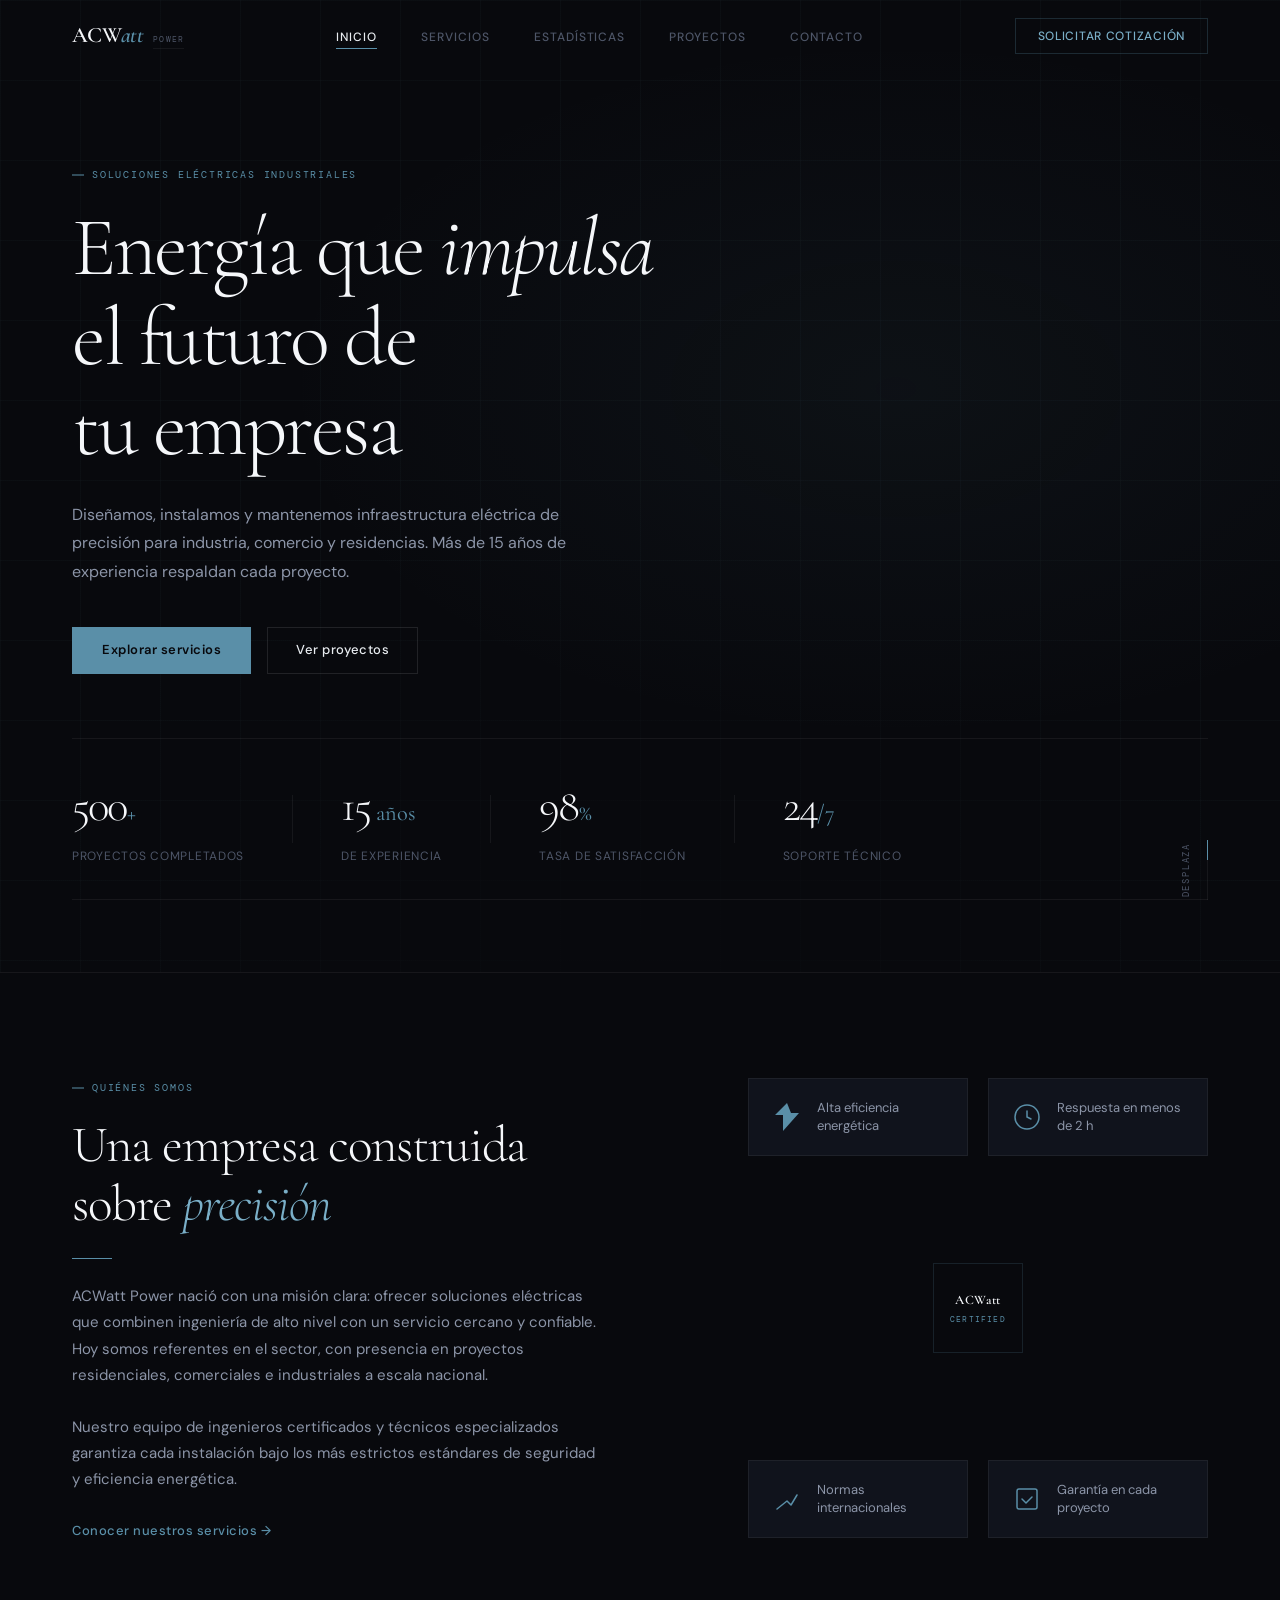
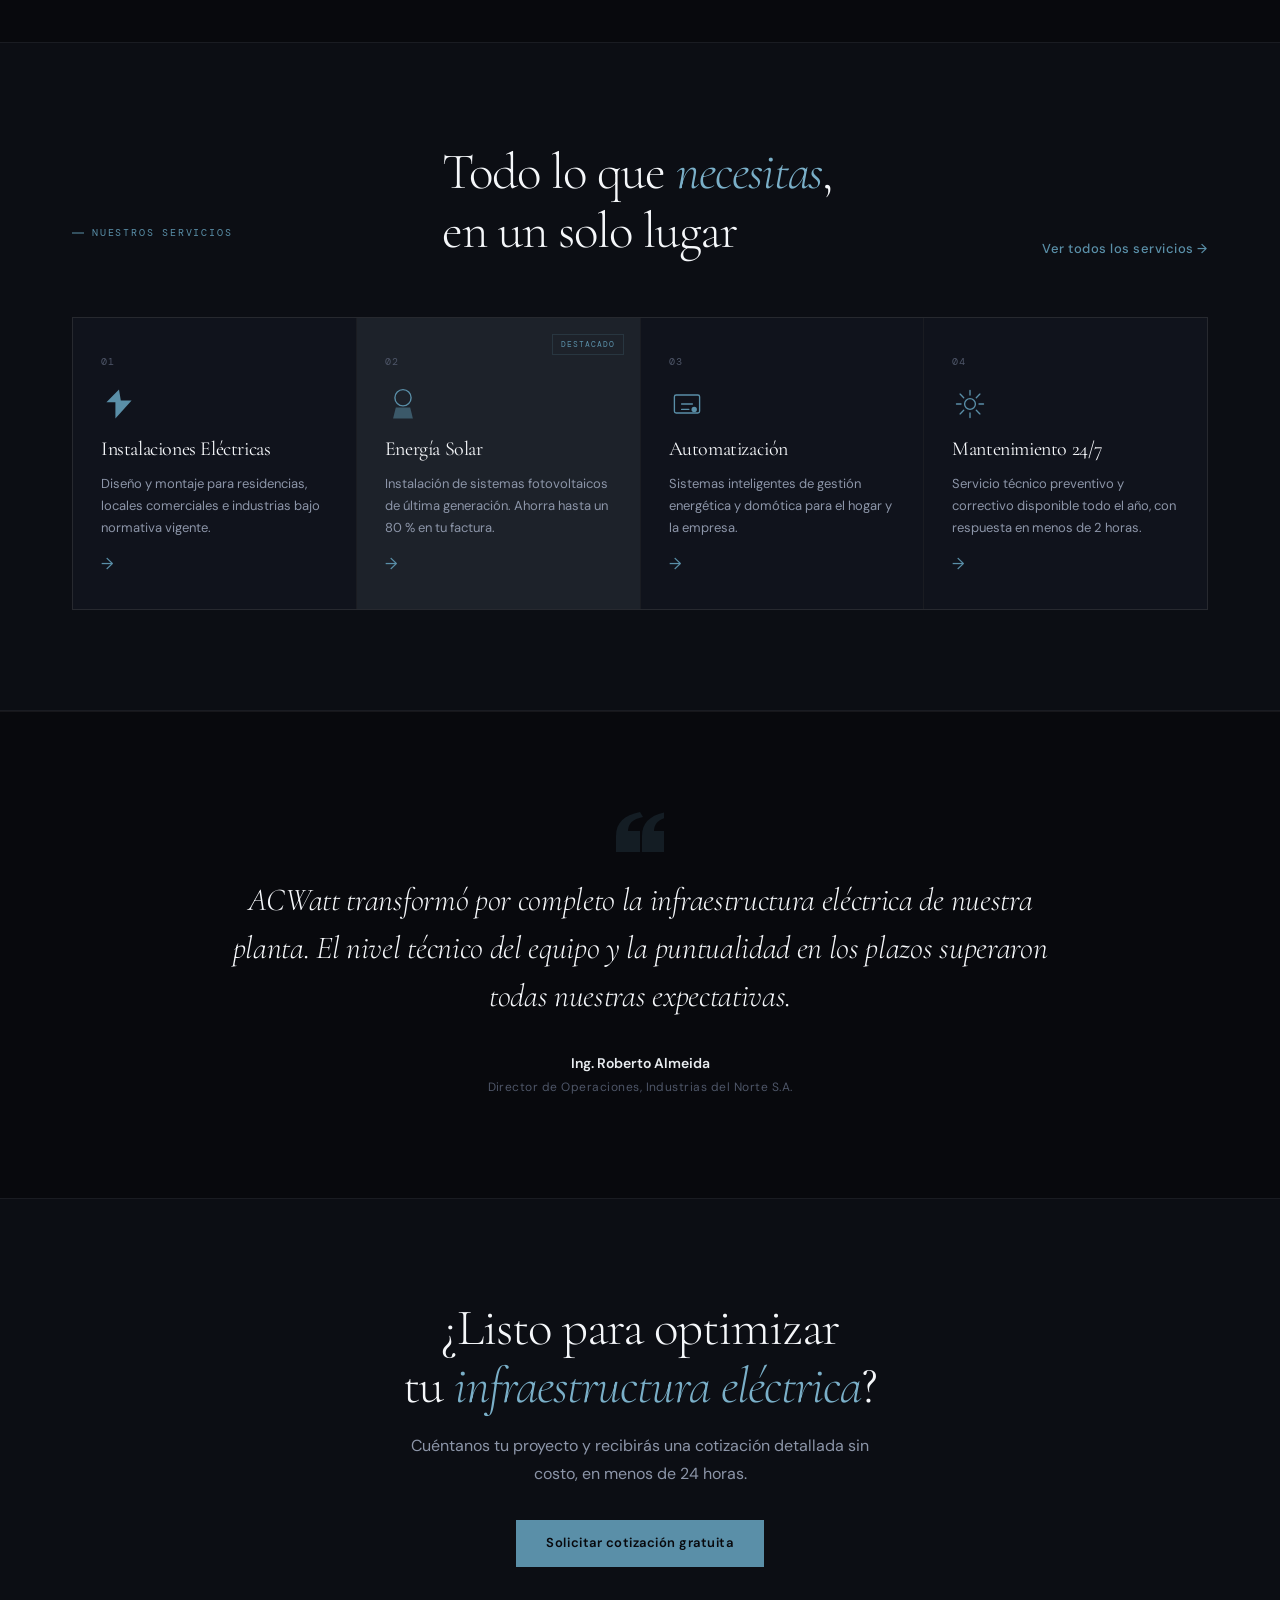
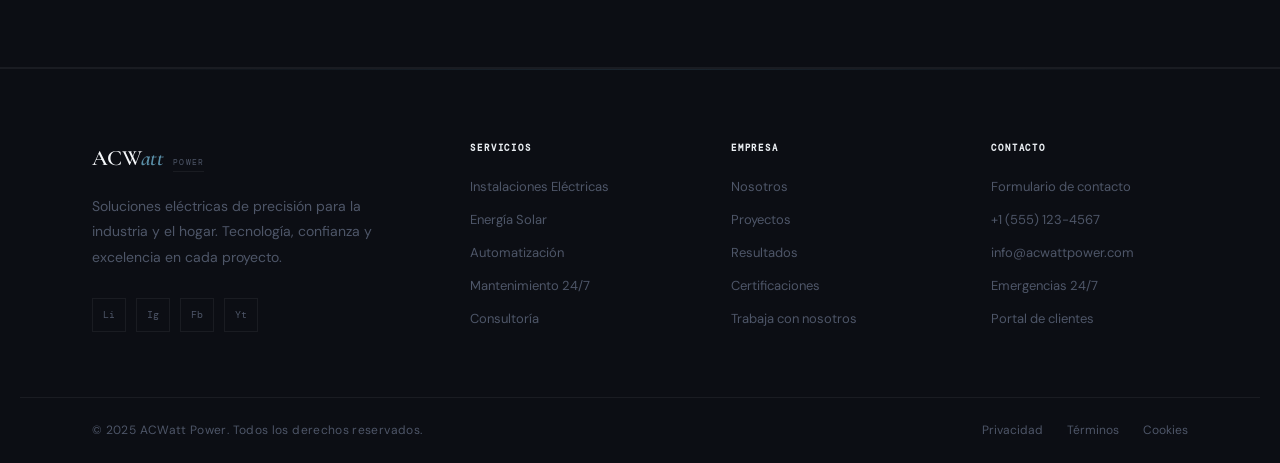
<file: index.html>
<!DOCTYPE html>
<html lang="es">
<head>
  <meta charset="UTF-8"/>
  <meta name="viewport" content="width=device-width, initial-scale=1.0"/>
  <title>ACWatt Power — Inicio</title>
  <link rel="stylesheet" href="css/global.css"/>
  <link rel="stylesheet" href="css/navbar.css"/>
  <link rel="stylesheet" href="css/footer.css"/>
  <link rel="stylesheet" href="css/index.css"/>
</head>
<body>

  <!-- ── NAVBAR (universal) ── -->
  <nav class="navbar" id="navbar">
    <a href="index.html" class="nav-logo">
      <span class="logo-mark">ACW<span>att</span></span>
      <span class="logo-tag">Power</span>
    </a>
    <ul class="nav-links">
      <li><a href="index.html"       class="nav-link" data-page="index">Inicio</a></li>
      <li><a href="servicios.html"    class="nav-link" data-page="servicios">Servicios</a></li>
      <li><a href="estadisticas.html" class="nav-link" data-page="estadisticas">Estadísticas</a></li>
      <li><a href="proyectos.html"    class="nav-link" data-page="proyectos">Proyectos</a></li>
      <li><a href="contacto.html"     class="nav-link" data-page="contacto">Contacto</a></li>
    </ul>
    <button class="nav-cta" onclick="location.href='contacto.html'">Solicitar cotización</button>
    <button class="nav-hamburger" id="nav-hamburger" aria-label="Menú">
      <span></span><span></span><span></span>
    </button>
  </nav>
  <div class="nav-mobile" id="nav-mobile">
    <a href="index.html"       class="nav-link" data-page="index">Inicio</a>
    <a href="servicios.html"    class="nav-link" data-page="servicios">Servicios</a>
    <a href="estadisticas.html" class="nav-link" data-page="estadisticas">Estadísticas</a>
    <a href="proyectos.html"    class="nav-link" data-page="proyectos">Proyectos</a>
    <a href="contacto.html"     class="nav-link" data-page="contacto">Contacto</a>
    <button class="nav-cta" onclick="location.href='contacto.html'">Solicitar cotización</button>
  </div>

  <!-- ── HERO ── -->
  <section class="hero">
    <div class="hero-bg">
      <div class="hero-grid"></div>
      <div class="hero-vignette"></div>
    </div>

    <div class="hero-inner">
      <div class="hero-content" data-reveal>
        <span class="label">Soluciones eléctricas industriales</span>
        <h1 class="hero-title">
          Energía que <em>impulsa</em><br/>el futuro de<br/>tu empresa
        </h1>
        <p class="hero-desc">
          Diseñamos, instalamos y mantenemos infraestructura eléctrica de precisión para industria, comercio y residencias. Más de 15 años de experiencia respaldan cada proyecto.
        </p>
        <div class="hero-actions">
          <a href="servicios.html" class="btn btn-primary">Explorar servicios</a>
          <a href="proyectos.html" class="btn btn-outline">Ver proyectos</a>
        </div>
      </div>

      <div class="hero-metrics" data-reveal data-delay="200">
        <div class="hm-item">
          <span class="hm-num" data-count="500">0</span><span class="hm-unit">+</span>
          <p>Proyectos completados</p>
        </div>
        <div class="hm-sep"></div>
        <div class="hm-item">
          <span class="hm-num" data-count="15">0</span><span class="hm-unit"> años</span>
          <p>De experiencia</p>
        </div>
        <div class="hm-sep"></div>
        <div class="hm-item">
          <span class="hm-num" data-count="98">0</span><span class="hm-unit">%</span>
          <p>Tasa de satisfacción</p>
        </div>
        <div class="hm-sep"></div>
        <div class="hm-item">
          <span class="hm-num" data-count="24">0</span><span class="hm-unit">/7</span>
          <p>Soporte técnico</p>
        </div>
      </div>
    </div>

    <div class="hero-scroll-hint">
      <span>Desplaza</span>
      <div class="scroll-track"><div class="scroll-thumb"></div></div>
    </div>
  </section>

  <!-- ── INTRO / IDENTIDAD ── -->
  <section class="intro-section">
    <div class="intro-inner">
      <div class="intro-left" data-reveal="left">
        <span class="label">Quiénes somos</span>
        <h2 class="section-title">Una empresa construida sobre <em>precisión</em></h2>
        <div class="divider"></div>
        <p>ACWatt Power nació con una misión clara: ofrecer soluciones eléctricas que combinen ingeniería de alto nivel con un servicio cercano y confiable. Hoy somos referentes en el sector, con presencia en proyectos residenciales, comerciales e industriales a escala nacional.</p>
        <br/>
        <p>Nuestro equipo de ingenieros certificados y técnicos especializados garantiza cada instalación bajo los más estrictos estándares de seguridad y eficiencia energética.</p>
        <a href="servicios.html" class="btn btn-ghost" style="margin-top:28px;">Conocer nuestros servicios →</a>
      </div>
      <div class="intro-right" data-reveal="right">
        <div class="intro-visual">
          <div class="iv-card iv-card--1">
            <span class="iv-icon">
              <svg viewBox="0 0 32 32" fill="none"><path d="M16 2L4 14h8v16l16-18h-8L16 2z" fill="currentColor"/></svg>
            </span>
            <p>Alta eficiencia energética</p>
          </div>
          <div class="iv-card iv-card--2">
            <span class="iv-icon">
              <svg viewBox="0 0 32 32" fill="none"><circle cx="16" cy="16" r="12" stroke="currentColor" stroke-width="1.5"/><path d="M16 10v6l4 2" stroke="currentColor" stroke-width="1.5" stroke-linecap="round"/></svg>
            </span>
            <p>Respuesta en menos de 2 h</p>
          </div>
          <div class="iv-card iv-card--3">
            <span class="iv-icon">
              <svg viewBox="0 0 32 32" fill="none"><path d="M6 26l10-8 4 4 6-10" stroke="currentColor" stroke-width="1.5" stroke-linecap="round" stroke-linejoin="round"/></svg>
            </span>
            <p>Normas internacionales</p>
          </div>
          <div class="iv-card iv-card--4">
            <span class="iv-icon">
              <svg viewBox="0 0 32 32" fill="none"><rect x="6" y="6" width="20" height="20" rx="2" stroke="currentColor" stroke-width="1.5"/><path d="M11 16l4 4 6-6" stroke="currentColor" stroke-width="1.5" stroke-linecap="round" stroke-linejoin="round"/></svg>
            </span>
            <p>Garantía en cada proyecto</p>
          </div>
          <div class="iv-center-badge">
            <span>ACWatt</span>
            <small>certified</small>
          </div>
        </div>
      </div>
    </div>
  </section>

  <!-- ── SERVICIOS PREVIEW ── -->
  <section class="services-preview">
    <div class="sp-inner">
      <div class="sp-header" data-reveal>
        <span class="label">Nuestros servicios</span>
        <h2 class="section-title">Todo lo que <em>necesitas</em>,<br/>en un solo lugar</h2>
        <a href="servicios.html" class="btn btn-ghost">Ver todos los servicios →</a>
      </div>
      <div class="sp-grid" data-reveal-group>
        <a href="servicios.html" class="sp-card hover-lift" data-reveal>
          <div class="sp-num">01</div>
          <div class="sp-icon">
            <svg viewBox="0 0 40 40" fill="none"><path d="M20 4L6 18h10v18l18-20H22L20 4z" fill="currentColor"/></svg>
          </div>
          <h3>Instalaciones Eléctricas</h3>
          <p>Diseño y montaje para residencias, locales comerciales e industrias bajo normativa vigente.</p>
          <span class="sp-arrow">→</span>
        </a>
        <a href="servicios.html" class="sp-card sp-card--accent hover-lift" data-reveal>
          <div class="sp-num">02</div>
          <div class="sp-icon">
            <svg viewBox="0 0 40 40" fill="none"><circle cx="20" cy="13" r="9" stroke="currentColor" stroke-width="1.5"/><path d="M12 24h16l3 12H9l3-12z" fill="currentColor" opacity=".5"/></svg>
          </div>
          <h3>Energía Solar</h3>
          <p>Instalación de sistemas fotovoltaicos de última generación. Ahorra hasta un 80 % en tu factura.</p>
          <span class="sp-arrow">→</span>
        </a>
        <a href="servicios.html" class="sp-card hover-lift" data-reveal>
          <div class="sp-num">03</div>
          <div class="sp-icon">
            <svg viewBox="0 0 40 40" fill="none"><rect x="6" y="10" width="28" height="20" rx="2" stroke="currentColor" stroke-width="1.5"/><path d="M14 20h12M14 26h8" stroke="currentColor" stroke-width="1.5" stroke-linecap="round"/><circle cx="28" cy="26" r="3" fill="currentColor"/></svg>
          </div>
          <h3>Automatización</h3>
          <p>Sistemas inteligentes de gestión energética y domótica para el hogar y la empresa.</p>
          <span class="sp-arrow">→</span>
        </a>
        <a href="servicios.html" class="sp-card hover-lift" data-reveal>
          <div class="sp-num">04</div>
          <div class="sp-icon">
            <svg viewBox="0 0 40 40" fill="none"><path d="M20 5v5M31 9l-4 4M35 20h-5M31 31l-4-4M20 35v-5M9 31l4-4M5 20h5M9 9l4 4" stroke="currentColor" stroke-width="1.5" stroke-linecap="round"/><circle cx="20" cy="20" r="6" stroke="currentColor" stroke-width="1.5"/></svg>
          </div>
          <h3>Mantenimiento 24/7</h3>
          <p>Servicio técnico preventivo y correctivo disponible todo el año, con respuesta en menos de 2 horas.</p>
          <span class="sp-arrow">→</span>
        </a>
      </div>
    </div>
  </section>

  <!-- ── TESTIMONIO DESTACADO ── -->
  <section class="featured-quote">
    <div class="fq-inner" data-reveal>
      <svg class="fq-mark" viewBox="0 0 48 40" fill="none">
        <path d="M0 40V24C0 10.7 8 3.3 24 0l3 5C16.3 7 12.3 11.7 12 19h12v21H0zm26 0V24C26 10.7 34 3.3 50 0l3 5C42.3 7 38.3 11.7 38 19h12v21H26z" fill="currentColor" opacity=".15"/>
      </svg>
      <blockquote>
        ACWatt transformó por completo la infraestructura eléctrica de nuestra planta. El nivel técnico del equipo y la puntualidad en los plazos superaron todas nuestras expectativas.
      </blockquote>
      <cite>
        <strong>Ing. Roberto Almeida</strong>
        <span>Director de Operaciones, Industrias del Norte S.A.</span>
      </cite>
    </div>
  </section>

  <!-- ── CTA FINAL ── -->
  <section class="cta-section" data-reveal>
    <div class="cta-inner">
      <h2 class="section-title">¿Listo para optimizar<br/>tu <em>infraestructura eléctrica</em>?</h2>
      <p>Cuéntanos tu proyecto y recibirás una cotización detallada sin costo, en menos de 24 horas.</p>
      <a href="contacto.html" class="btn btn-primary" style="margin-top:32px;">Solicitar cotización gratuita</a>
    </div>
  </section>

  <!-- ── FOOTER (universal) ── -->
  <footer class="site-footer">
    <div class="footer-body">
      <div class="footer-brand">
        <a href="index.html" class="nav-logo">
          <span class="logo-mark">ACW<span>att</span></span>
          <span class="logo-tag">Power</span>
        </a>
        <p>Soluciones eléctricas de precisión para la industria y el hogar. Tecnología, confianza y excelencia en cada proyecto.</p>
        <div class="footer-social">
          <a href="#" class="social-link">Li</a>
          <a href="#" class="social-link">Ig</a>
          <a href="#" class="social-link">Fb</a>
          <a href="#" class="social-link">Yt</a>
        </div>
      </div>
      <div class="footer-col">
        <h5>Servicios</h5>
        <a href="servicios.html">Instalaciones Eléctricas</a>
        <a href="servicios.html">Energía Solar</a>
        <a href="servicios.html">Automatización</a>
        <a href="servicios.html">Mantenimiento 24/7</a>
        <a href="servicios.html">Consultoría</a>
      </div>
      <div class="footer-col">
        <h5>Empresa</h5>
        <a href="index.html">Nosotros</a>
        <a href="proyectos.html">Proyectos</a>
        <a href="estadisticas.html">Resultados</a>
        <a href="#">Certificaciones</a>
        <a href="#">Trabaja con nosotros</a>
      </div>
      <div class="footer-col">
        <h5>Contacto</h5>
        <a href="contacto.html">Formulario de contacto</a>
        <a href="tel:+15551234567">+1 (555) 123-4567</a>
        <a href="mailto:info@acwattpower.com">info@acwattpower.com</a>
        <a href="#">Emergencias 24/7</a>
        <a href="#">Portal de clientes</a>
      </div>
    </div>
    <div class="footer-bottom">
      <p>© 2025 ACWatt Power. Todos los derechos reservados.</p>
      <div class="footer-legal">
        <a href="#">Privacidad</a>
        <a href="#">Términos</a>
        <a href="#">Cookies</a>
      </div>
    </div>
  </footer>

  <script src="js/components.js"></script>
  <script src="js/index.js"></script>
</body>
</html>
</file>
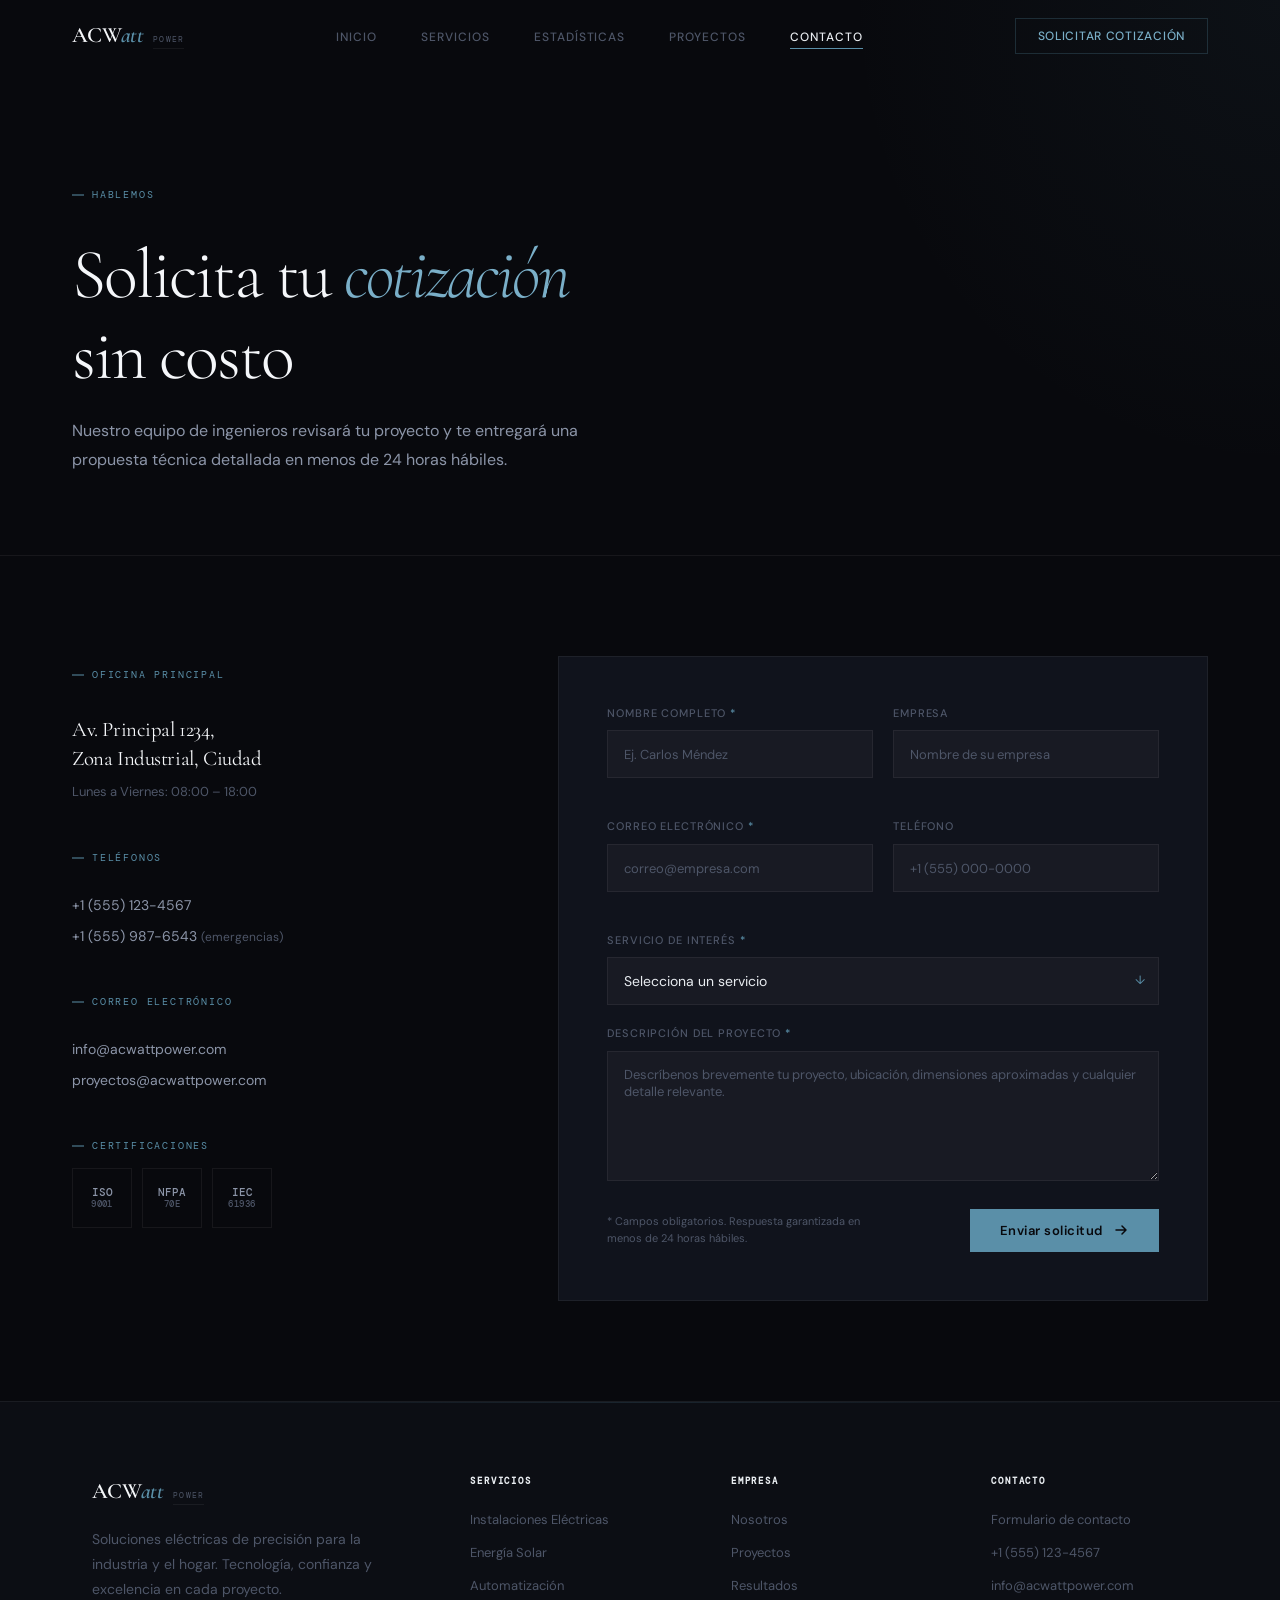
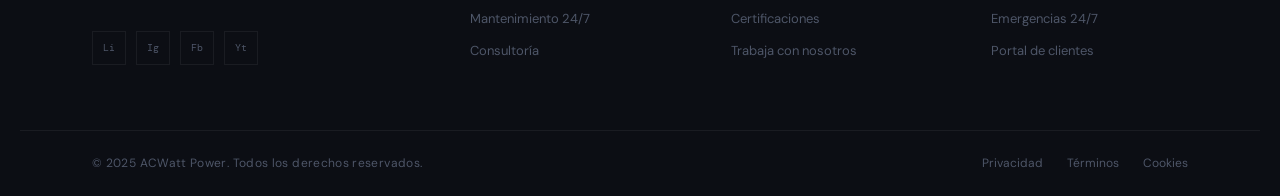
<file: contacto.html>
<!DOCTYPE html>
<html lang="es">
<head>
  <meta charset="UTF-8"/>
  <meta name="viewport" content="width=device-width, initial-scale=1.0"/>
  <title>ACWatt Power — Contacto</title>
  <link rel="stylesheet" href="css/global.css"/>
  <link rel="stylesheet" href="css/navbar.css"/>
  <link rel="stylesheet" href="css/footer.css"/>
  <link rel="stylesheet" href="css/servicios.css"/>
  <link rel="stylesheet" href="css/contacto.css"/>
</head>
<body>

  <nav class="navbar" id="navbar">
    <a href="index.html" class="nav-logo"><span class="logo-mark">ACW<span>att</span></span><span class="logo-tag">Power</span></a>
    <ul class="nav-links">
      <li><a href="index.html"       class="nav-link" data-page="index">Inicio</a></li>
      <li><a href="servicios.html"    class="nav-link" data-page="servicios">Servicios</a></li>
      <li><a href="estadisticas.html" class="nav-link" data-page="estadisticas">Estadísticas</a></li>
      <li><a href="proyectos.html"    class="nav-link" data-page="proyectos">Proyectos</a></li>
      <li><a href="contacto.html"     class="nav-link" data-page="contacto">Contacto</a></li>
    </ul>
    <button class="nav-cta" onclick="location.href='contacto.html'">Solicitar cotización</button>
    <button class="nav-hamburger" id="nav-hamburger"><span></span><span></span><span></span></button>
  </nav>
  <div class="nav-mobile" id="nav-mobile">
    <a href="index.html" class="nav-link" data-page="index">Inicio</a>
    <a href="servicios.html" class="nav-link" data-page="servicios">Servicios</a>
    <a href="estadisticas.html" class="nav-link" data-page="estadisticas">Estadísticas</a>
    <a href="proyectos.html" class="nav-link" data-page="proyectos">Proyectos</a>
    <a href="contacto.html" class="nav-link" data-page="contacto">Contacto</a>
    <button class="nav-cta" onclick="location.href='contacto.html'">Solicitar cotización</button>
  </div>

  <!-- PAGE HERO -->
  <section class="page-hero">
    <div class="ph-inner">
      <span class="label" data-reveal>Hablemos</span>
      <h1 class="page-title" data-reveal data-delay="80">Solicita tu <em>cotización</em><br/>sin costo</h1>
      <p data-reveal data-delay="160">Nuestro equipo de ingenieros revisará tu proyecto y te entregará una propuesta técnica detallada en menos de 24 horas hábiles.</p>
    </div>
  </section>

  <!-- CONTACTO -->
  <section class="contact-section">
    <div class="cs-inner">

      <!-- INFO -->
      <div class="contact-info" data-reveal="left">
        <div class="ci-block">
          <span class="label">Oficina principal</span>
          <h3>Av. Principal 1234,<br/>Zona Industrial, Ciudad</h3>
          <p>Lunes a Viernes: 08:00 – 18:00</p>
        </div>
        <div class="ci-block">
          <span class="label">Teléfonos</span>
          <a href="tel:+15551234567" class="ci-link">+1 (555) 123-4567</a>
          <a href="tel:+15559876543" class="ci-link">+1 (555) 987-6543 <span>(emergencias)</span></a>
        </div>
        <div class="ci-block">
          <span class="label">Correo electrónico</span>
          <a href="mailto:info@acwattpower.com" class="ci-link">info@acwattpower.com</a>
          <a href="mailto:proyectos@acwattpower.com" class="ci-link">proyectos@acwattpower.com</a>
        </div>
        <div class="ci-certif">
          <span class="label">Certificaciones</span>
          <div class="certif-badges">
            <div class="certif-badge">ISO<br/><small>9001</small></div>
            <div class="certif-badge">NFPA<br/><small>70E</small></div>
            <div class="certif-badge">IEC<br/><small>61936</small></div>
          </div>
        </div>
      </div>

      <!-- FORMULARIO -->
      <div class="contact-form-wrap" data-reveal="right">
        <form class="contact-form" id="contactForm" novalidate>
          <div class="cf-row">
            <div class="cf-field">
              <label for="nombre">Nombre completo <span>*</span></label>
              <input type="text" id="nombre" name="nombre" placeholder="Ej. Carlos Méndez" required/>
            </div>
            <div class="cf-field">
              <label for="empresa">Empresa</label>
              <input type="text" id="empresa" name="empresa" placeholder="Nombre de su empresa"/>
            </div>
          </div>
          <div class="cf-row">
            <div class="cf-field">
              <label for="email">Correo electrónico <span>*</span></label>
              <input type="email" id="email" name="email" placeholder="correo@empresa.com" required/>
            </div>
            <div class="cf-field">
              <label for="telefono">Teléfono</label>
              <input type="tel" id="telefono" name="telefono" placeholder="+1 (555) 000-0000"/>
            </div>
          </div>
          <div class="cf-field">
            <label for="servicio">Servicio de interés <span>*</span></label>
            <div class="cf-select-wrap">
              <select id="servicio" name="servicio" required>
                <option value="" disabled selected>Selecciona un servicio</option>
                <option>Instalación Eléctrica Residencial</option>
                <option>Instalación Eléctrica Comercial / Industrial</option>
                <option>Energía Solar</option>
                <option>Automatización y Domótica</option>
                <option>Mantenimiento Preventivo / Correctivo</option>
                <option>Consultoría Energética</option>
                <option>Otro</option>
              </select>
              <span class="cf-arrow">↓</span>
            </div>
          </div>
          <div class="cf-field">
            <label for="mensaje">Descripción del proyecto <span>*</span></label>
            <textarea id="mensaje" name="mensaje" rows="5" placeholder="Descríbenos brevemente tu proyecto, ubicación, dimensiones aproximadas y cualquier detalle relevante." required></textarea>
          </div>
          <div class="cf-footer">
            <p class="cf-note">* Campos obligatorios. Respuesta garantizada en menos de 24 horas hábiles.</p>
            <button type="submit" class="btn btn-primary" id="submitBtn">
              Enviar solicitud
              <svg width="16" height="16" viewBox="0 0 16 16" fill="none"><path d="M3 8h10M9 4l4 4-4 4" stroke="currentColor" stroke-width="1.5" stroke-linecap="round" stroke-linejoin="round"/></svg>
            </button>
          </div>
          <div class="cf-success" id="cfSuccess">
            <svg width="20" height="20" viewBox="0 0 20 20" fill="none"><circle cx="10" cy="10" r="9" stroke="currentColor" stroke-width="1.5"/><path d="M6.5 10l2.5 2.5 4.5-5" stroke="currentColor" stroke-width="1.5" stroke-linecap="round" stroke-linejoin="round"/></svg>
            Mensaje enviado correctamente. Nos pondremos en contacto en breve.
          </div>
        </form>
      </div>

    </div>
  </section>

  <!-- FOOTER -->
  <footer class="site-footer">
    <div class="footer-body">
      <div class="footer-brand">
        <a href="index.html" class="nav-logo"><span class="logo-mark">ACW<span>att</span></span><span class="logo-tag">Power</span></a>
        <p>Soluciones eléctricas de precisión para la industria y el hogar. Tecnología, confianza y excelencia en cada proyecto.</p>
        <div class="footer-social"><a href="#" class="social-link">Li</a><a href="#" class="social-link">Ig</a><a href="#" class="social-link">Fb</a><a href="#" class="social-link">Yt</a></div>
      </div>
      <div class="footer-col"><h5>Servicios</h5><a href="servicios.html">Instalaciones Eléctricas</a><a href="servicios.html">Energía Solar</a><a href="servicios.html">Automatización</a><a href="servicios.html">Mantenimiento 24/7</a><a href="servicios.html">Consultoría</a></div>
      <div class="footer-col"><h5>Empresa</h5><a href="index.html">Nosotros</a><a href="proyectos.html">Proyectos</a><a href="estadisticas.html">Resultados</a><a href="#">Certificaciones</a><a href="#">Trabaja con nosotros</a></div>
      <div class="footer-col"><h5>Contacto</h5><a href="contacto.html">Formulario de contacto</a><a href="tel:+15551234567">+1 (555) 123-4567</a><a href="mailto:info@acwattpower.com">info@acwattpower.com</a><a href="#">Emergencias 24/7</a><a href="#">Portal de clientes</a></div>
    </div>
    <div class="footer-bottom">
      <p>© 2025 ACWatt Power. Todos los derechos reservados.</p>
      <div class="footer-legal"><a href="#">Privacidad</a><a href="#">Términos</a><a href="#">Cookies</a></div>
    </div>
  </footer>

  <script src="js/components.js"></script>
  <script src="js/contacto.js"></script>
</body>
</html>
</file>
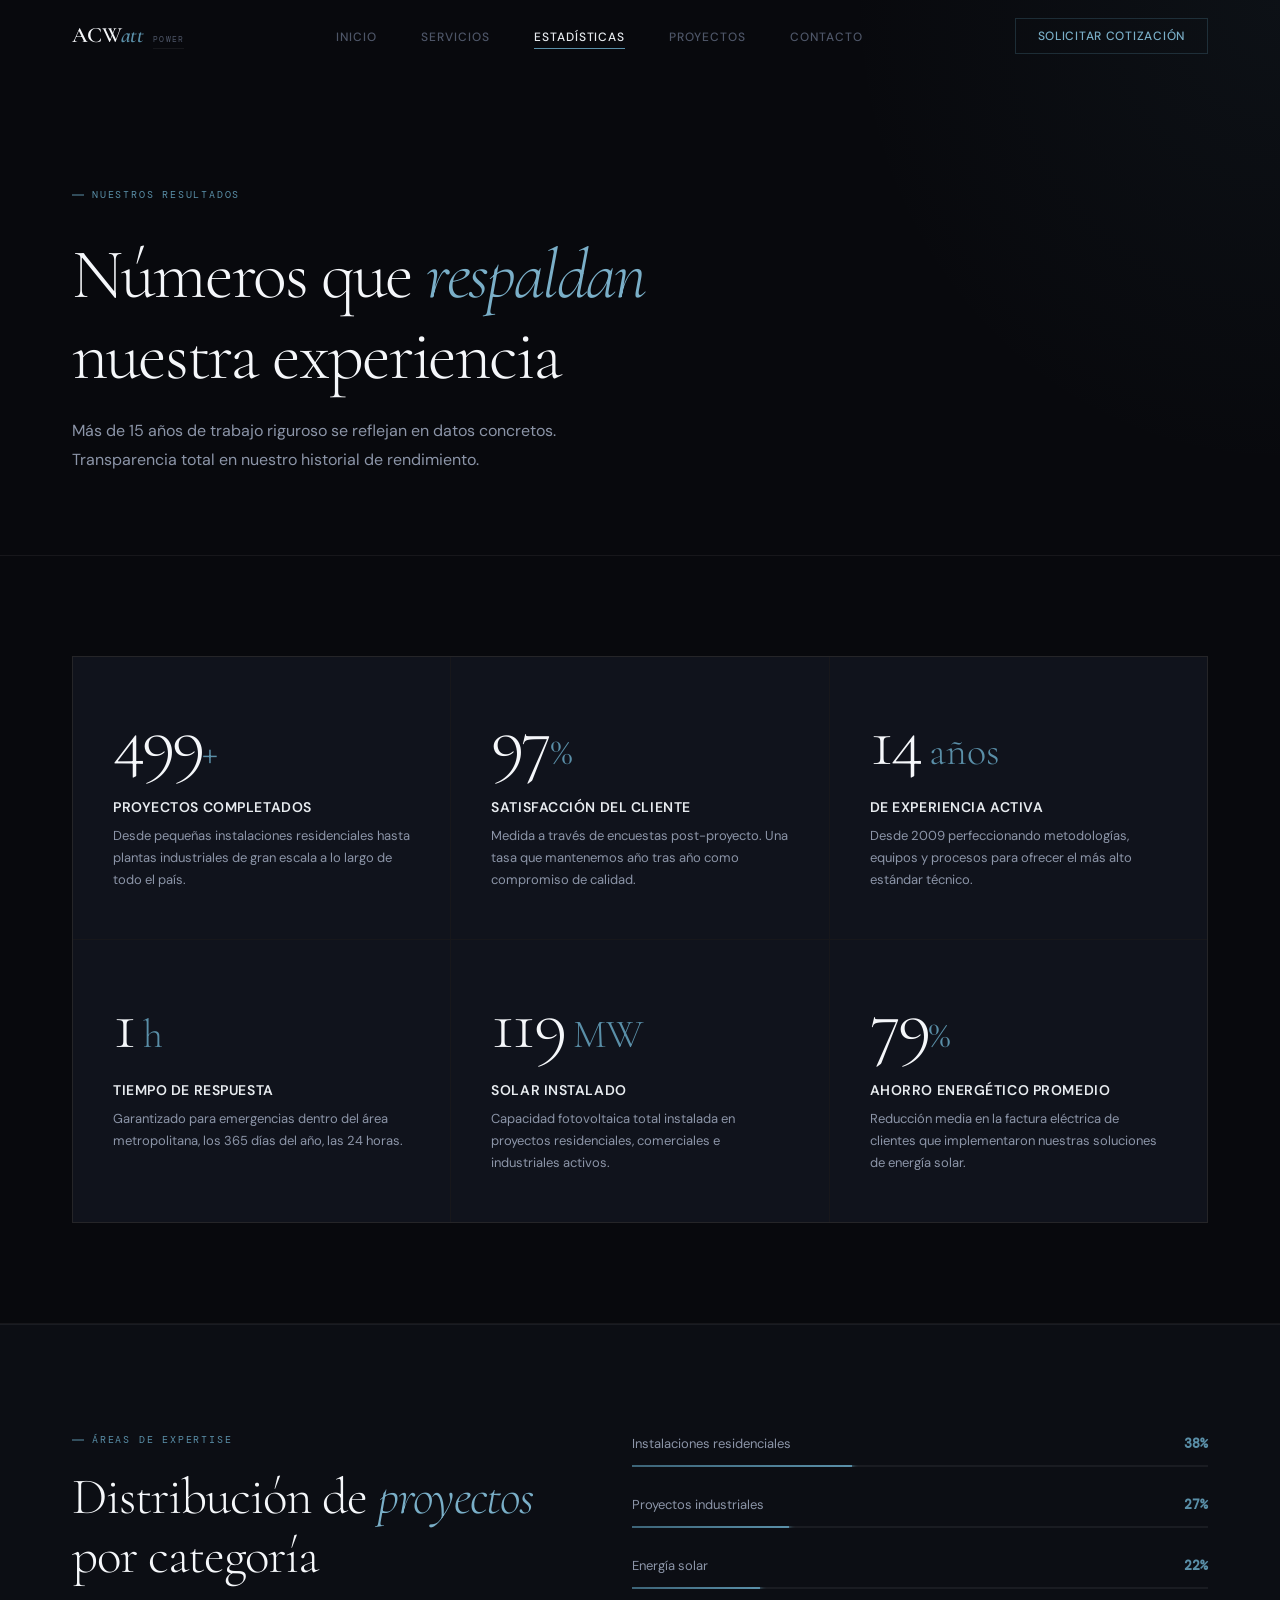
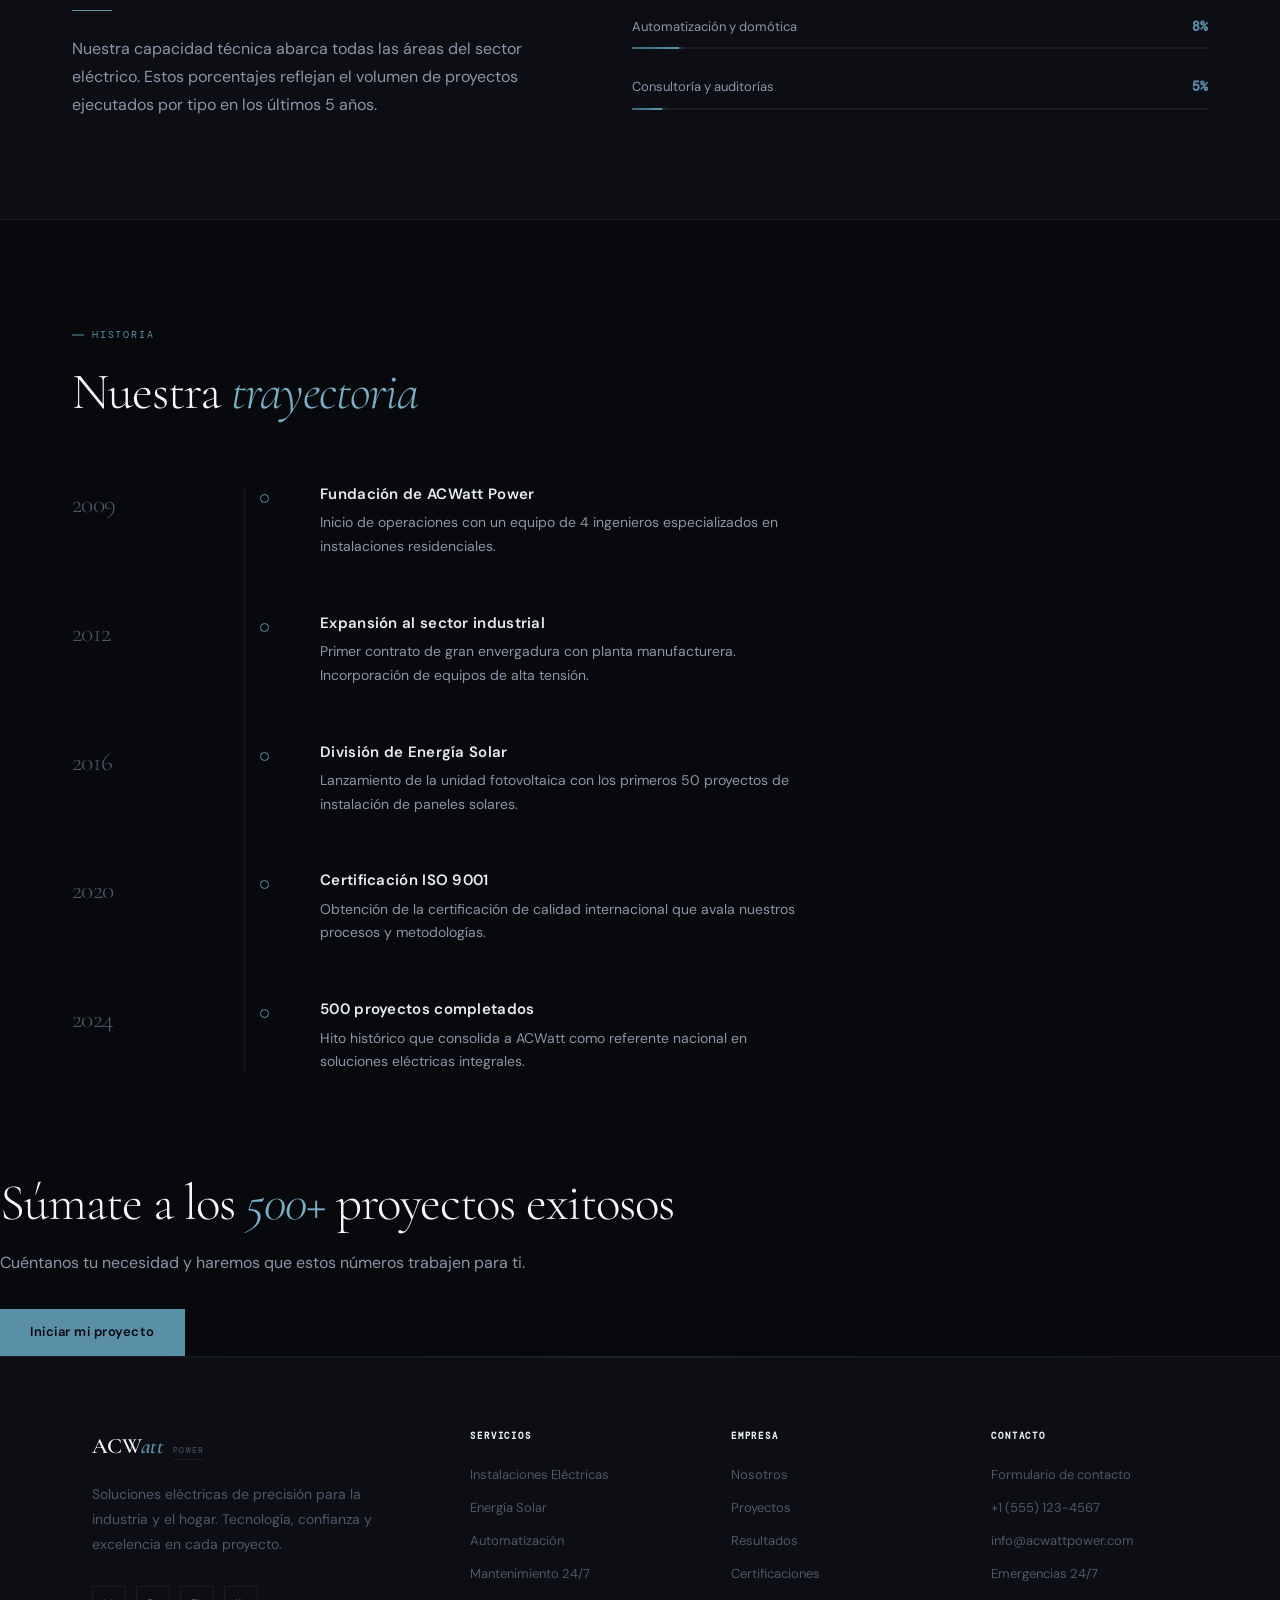
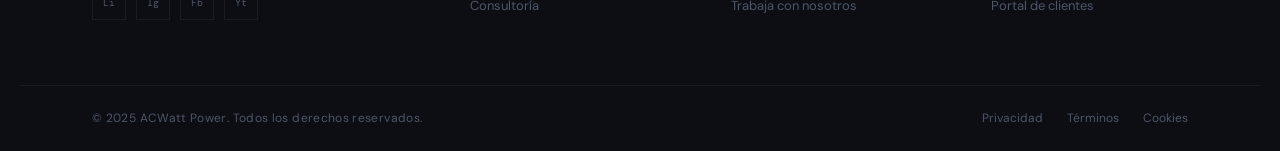
<file: estadisticas.html>
<!DOCTYPE html>
<html lang="es">
<head>
  <meta charset="UTF-8"/>
  <meta name="viewport" content="width=device-width, initial-scale=1.0"/>
  <title>ACWatt Power — Estadísticas</title>
  <link rel="stylesheet" href="css/global.css"/>
  <link rel="stylesheet" href="css/navbar.css"/>
  <link rel="stylesheet" href="css/footer.css"/>
  <link rel="stylesheet" href="css/servicios.css"/>
  <link rel="stylesheet" href="css/estadisticas.css"/>
</head>
<body>

  <nav class="navbar" id="navbar">
    <a href="index.html" class="nav-logo"><span class="logo-mark">ACW<span>att</span></span><span class="logo-tag">Power</span></a>
    <ul class="nav-links">
      <li><a href="index.html"       class="nav-link" data-page="index">Inicio</a></li>
      <li><a href="servicios.html"    class="nav-link" data-page="servicios">Servicios</a></li>
      <li><a href="estadisticas.html" class="nav-link" data-page="estadisticas">Estadísticas</a></li>
      <li><a href="proyectos.html"    class="nav-link" data-page="proyectos">Proyectos</a></li>
      <li><a href="contacto.html"     class="nav-link" data-page="contacto">Contacto</a></li>
    </ul>
    <button class="nav-cta" onclick="location.href='contacto.html'">Solicitar cotización</button>
    <button class="nav-hamburger" id="nav-hamburger"><span></span><span></span><span></span></button>
  </nav>
  <div class="nav-mobile" id="nav-mobile">
    <a href="index.html" class="nav-link" data-page="index">Inicio</a>
    <a href="servicios.html" class="nav-link" data-page="servicios">Servicios</a>
    <a href="estadisticas.html" class="nav-link" data-page="estadisticas">Estadísticas</a>
    <a href="proyectos.html" class="nav-link" data-page="proyectos">Proyectos</a>
    <a href="contacto.html" class="nav-link" data-page="contacto">Contacto</a>
    <button class="nav-cta" onclick="location.href='contacto.html'">Solicitar cotización</button>
  </div>

  <!-- PAGE HERO -->
  <section class="page-hero">
    <div class="ph-inner">
      <span class="label" data-reveal>Nuestros resultados</span>
      <h1 class="page-title" data-reveal data-delay="80">Números que <em>respaldan</em><br/>nuestra experiencia</h1>
      <p data-reveal data-delay="160">Más de 15 años de trabajo riguroso se reflejan en datos concretos. Transparencia total en nuestro historial de rendimiento.</p>
    </div>
  </section>

  <!-- GRANDES CIFRAS -->
  <section class="big-numbers">
    <div class="bn-inner">
      <div class="bn-grid" data-reveal-group>
        <div class="bn-item" data-reveal>
          <span class="bn-num" data-count="500">0</span><span class="bn-plus">+</span>
          <h3>Proyectos completados</h3>
          <p>Desde pequeñas instalaciones residenciales hasta plantas industriales de gran escala a lo largo de todo el país.</p>
        </div>
        <div class="bn-item" data-reveal>
          <span class="bn-num" data-count="98">0</span><span class="bn-plus">%</span>
          <h3>Satisfacción del cliente</h3>
          <p>Medida a través de encuestas post-proyecto. Una tasa que mantenemos año tras año como compromiso de calidad.</p>
        </div>
        <div class="bn-item" data-reveal>
          <span class="bn-num" data-count="15">0</span><span class="bn-plus"> años</span>
          <h3>De experiencia activa</h3>
          <p>Desde 2009 perfeccionando metodologías, equipos y procesos para ofrecer el más alto estándar técnico.</p>
        </div>
        <div class="bn-item" data-reveal>
          <span class="bn-num" data-count="2">0</span><span class="bn-plus"> h</span>
          <h3>Tiempo de respuesta</h3>
          <p>Garantizado para emergencias dentro del área metropolitana, los 365 días del año, las 24 horas.</p>
        </div>
        <div class="bn-item" data-reveal>
          <span class="bn-num" data-count="120">0</span><span class="bn-plus"> MW</span>
          <h3>Solar instalado</h3>
          <p>Capacidad fotovoltaica total instalada en proyectos residenciales, comerciales e industriales activos.</p>
        </div>
        <div class="bn-item" data-reveal>
          <span class="bn-num" data-count="80">0</span><span class="bn-plus">%</span>
          <h3>Ahorro energético promedio</h3>
          <p>Reducción media en la factura eléctrica de clientes que implementaron nuestras soluciones de energía solar.</p>
        </div>
      </div>
    </div>
  </section>

  <!-- BARRAS DE COMPETENCIAS -->
  <section class="competencias">
    <div class="comp-inner">
      <div class="comp-left" data-reveal="left">
        <span class="label">Áreas de expertise</span>
        <h2 class="section-title">Distribución de <em>proyectos</em><br/>por categoría</h2>
        <div class="divider"></div>
        <p>Nuestra capacidad técnica abarca todas las áreas del sector eléctrico. Estos porcentajes reflejan el volumen de proyectos ejecutados por tipo en los últimos 5 años.</p>
      </div>
      <div class="comp-right" data-reveal="right">
        <div class="comp-bars">
          <div class="comp-bar">
            <div class="cb-label">
              <span>Instalaciones residenciales</span>
              <strong>38%</strong>
            </div>
            <div class="cb-track"><div class="cb-fill" data-w="38"></div></div>
          </div>
          <div class="comp-bar">
            <div class="cb-label">
              <span>Proyectos industriales</span>
              <strong>27%</strong>
            </div>
            <div class="cb-track"><div class="cb-fill" data-w="27"></div></div>
          </div>
          <div class="comp-bar">
            <div class="cb-label">
              <span>Energía solar</span>
              <strong>22%</strong>
            </div>
            <div class="cb-track"><div class="cb-fill" data-w="22"></div></div>
          </div>
          <div class="comp-bar">
            <div class="cb-label">
              <span>Automatización y domótica</span>
              <strong>8%</strong>
            </div>
            <div class="cb-track"><div class="cb-fill" data-w="8"></div></div>
          </div>
          <div class="comp-bar">
            <div class="cb-label">
              <span>Consultoría y auditorías</span>
              <strong>5%</strong>
            </div>
            <div class="cb-track"><div class="cb-fill" data-w="5"></div></div>
          </div>
        </div>
      </div>
    </div>
  </section>

  <!-- TIMELINE -->
  <section class="timeline-section">
    <div class="tl-inner">
      <div class="tl-header" data-reveal>
        <span class="label">Historia</span>
        <h2 class="section-title">Nuestra <em>trayectoria</em></h2>
      </div>
      <div class="timeline">
        <div class="tl-item" data-reveal>
          <div class="tl-year">2009</div>
          <div class="tl-dot"></div>
          <div class="tl-body">
            <h4>Fundación de ACWatt Power</h4>
            <p>Inicio de operaciones con un equipo de 4 ingenieros especializados en instalaciones residenciales.</p>
          </div>
        </div>
        <div class="tl-item" data-reveal>
          <div class="tl-year">2012</div>
          <div class="tl-dot"></div>
          <div class="tl-body">
            <h4>Expansión al sector industrial</h4>
            <p>Primer contrato de gran envergadura con planta manufacturera. Incorporación de equipos de alta tensión.</p>
          </div>
        </div>
        <div class="tl-item" data-reveal>
          <div class="tl-year">2016</div>
          <div class="tl-dot"></div>
          <div class="tl-body">
            <h4>División de Energía Solar</h4>
            <p>Lanzamiento de la unidad fotovoltaica con los primeros 50 proyectos de instalación de paneles solares.</p>
          </div>
        </div>
        <div class="tl-item" data-reveal>
          <div class="tl-year">2020</div>
          <div class="tl-dot"></div>
          <div class="tl-body">
            <h4>Certificación ISO 9001</h4>
            <p>Obtención de la certificación de calidad internacional que avala nuestros procesos y metodologías.</p>
          </div>
        </div>
        <div class="tl-item" data-reveal>
          <div class="tl-year">2024</div>
          <div class="tl-dot"></div>
          <div class="tl-body">
            <h4>500 proyectos completados</h4>
            <p>Hito histórico que consolida a ACWatt como referente nacional en soluciones eléctricas integrales.</p>
          </div>
        </div>
      </div>
    </div>
  </section>

  <!-- CTA -->
  <section class="cta-section" data-reveal>
    <div class="cta-inner">
      <h2 class="section-title">Súmate a los <em>500+</em> proyectos exitosos</h2>
      <p>Cuéntanos tu necesidad y haremos que estos números trabajen para ti.</p>
      <a href="contacto.html" class="btn btn-primary" style="margin-top:32px;">Iniciar mi proyecto</a>
    </div>
  </section>

  <!-- FOOTER -->
  <footer class="site-footer">
    <div class="footer-body">
      <div class="footer-brand">
        <a href="index.html" class="nav-logo"><span class="logo-mark">ACW<span>att</span></span><span class="logo-tag">Power</span></a>
        <p>Soluciones eléctricas de precisión para la industria y el hogar. Tecnología, confianza y excelencia en cada proyecto.</p>
        <div class="footer-social"><a href="#" class="social-link">Li</a><a href="#" class="social-link">Ig</a><a href="#" class="social-link">Fb</a><a href="#" class="social-link">Yt</a></div>
      </div>
      <div class="footer-col"><h5>Servicios</h5><a href="servicios.html">Instalaciones Eléctricas</a><a href="servicios.html">Energía Solar</a><a href="servicios.html">Automatización</a><a href="servicios.html">Mantenimiento 24/7</a><a href="servicios.html">Consultoría</a></div>
      <div class="footer-col"><h5>Empresa</h5><a href="index.html">Nosotros</a><a href="proyectos.html">Proyectos</a><a href="estadisticas.html">Resultados</a><a href="#">Certificaciones</a><a href="#">Trabaja con nosotros</a></div>
      <div class="footer-col"><h5>Contacto</h5><a href="contacto.html">Formulario de contacto</a><a href="tel:+15551234567">+1 (555) 123-4567</a><a href="mailto:info@acwattpower.com">info@acwattpower.com</a><a href="#">Emergencias 24/7</a><a href="#">Portal de clientes</a></div>
    </div>
    <div class="footer-bottom">
      <p>© 2025 ACWatt Power. Todos los derechos reservados.</p>
      <div class="footer-legal"><a href="#">Privacidad</a><a href="#">Términos</a><a href="#">Cookies</a></div>
    </div>
  </footer>

  <script src="js/components.js"></script>
  <script src="js/estadisticas.js"></script>
</body>
</html>
</file>
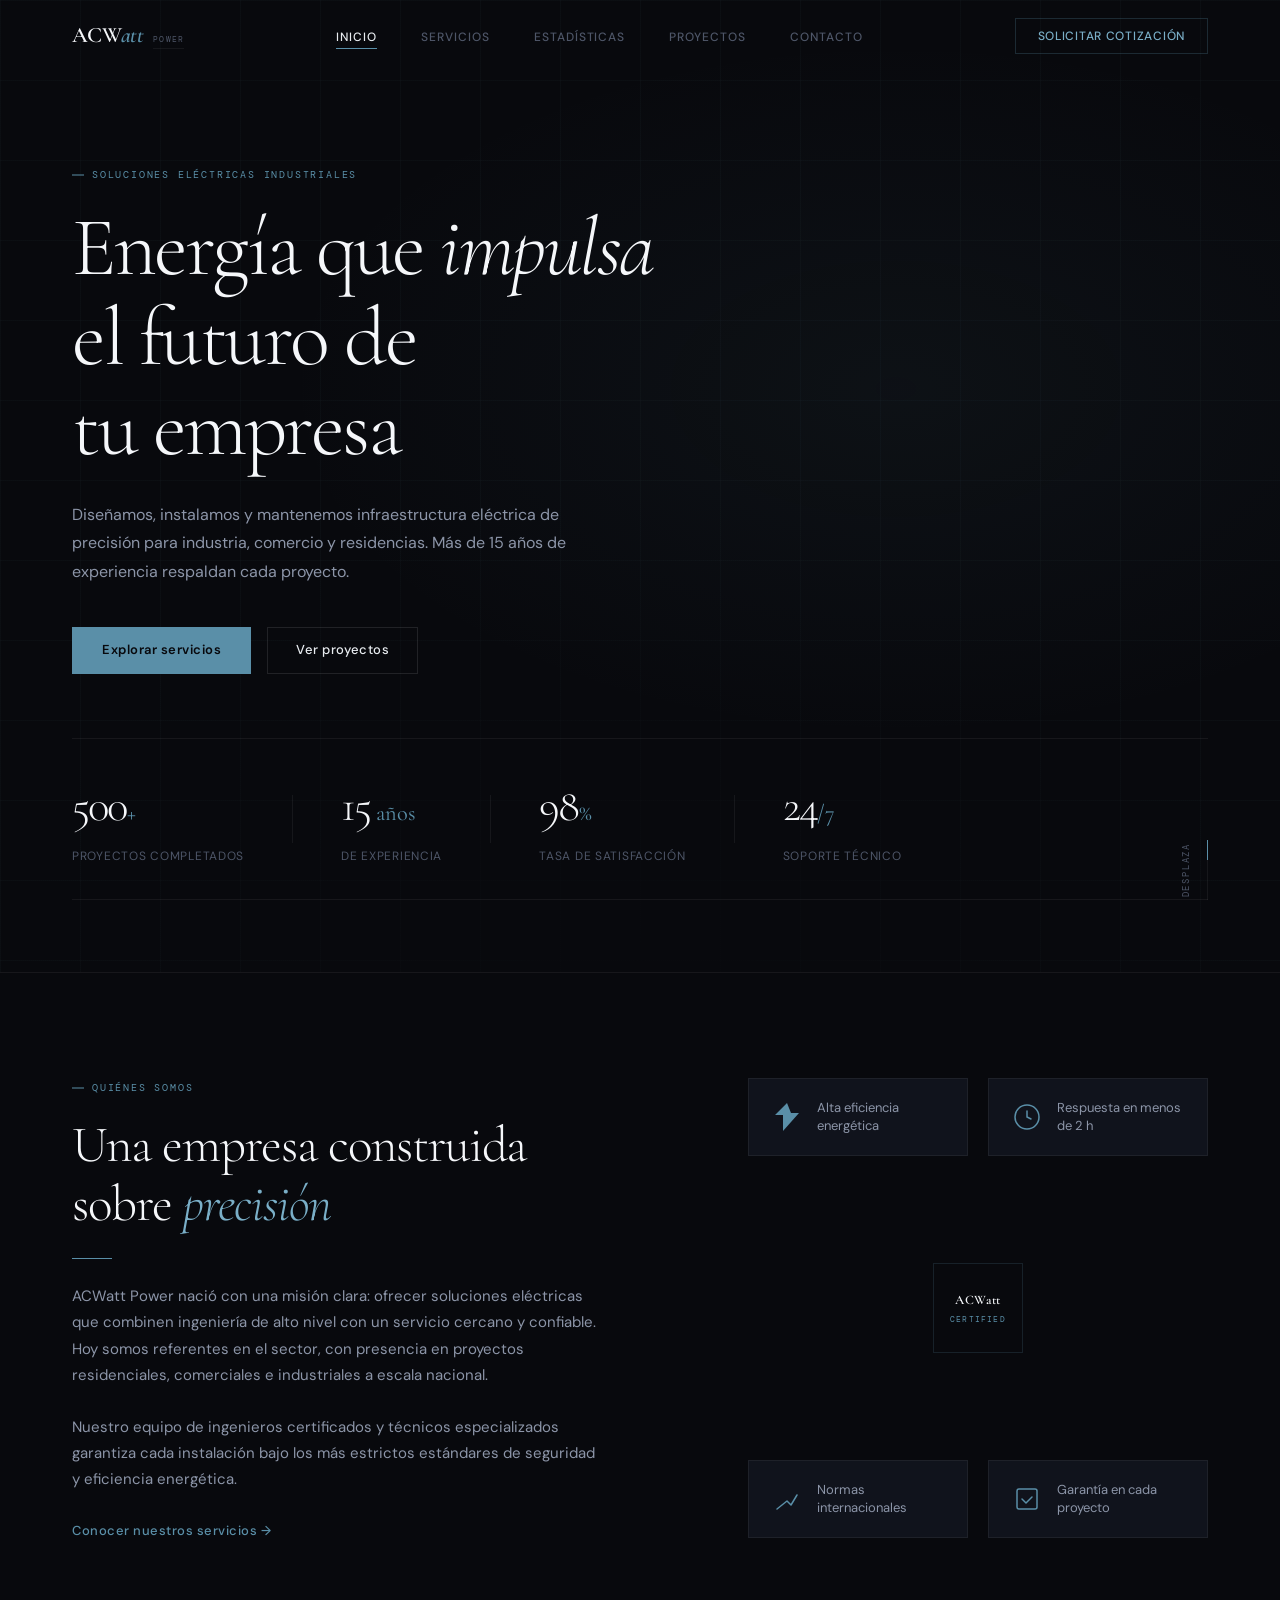
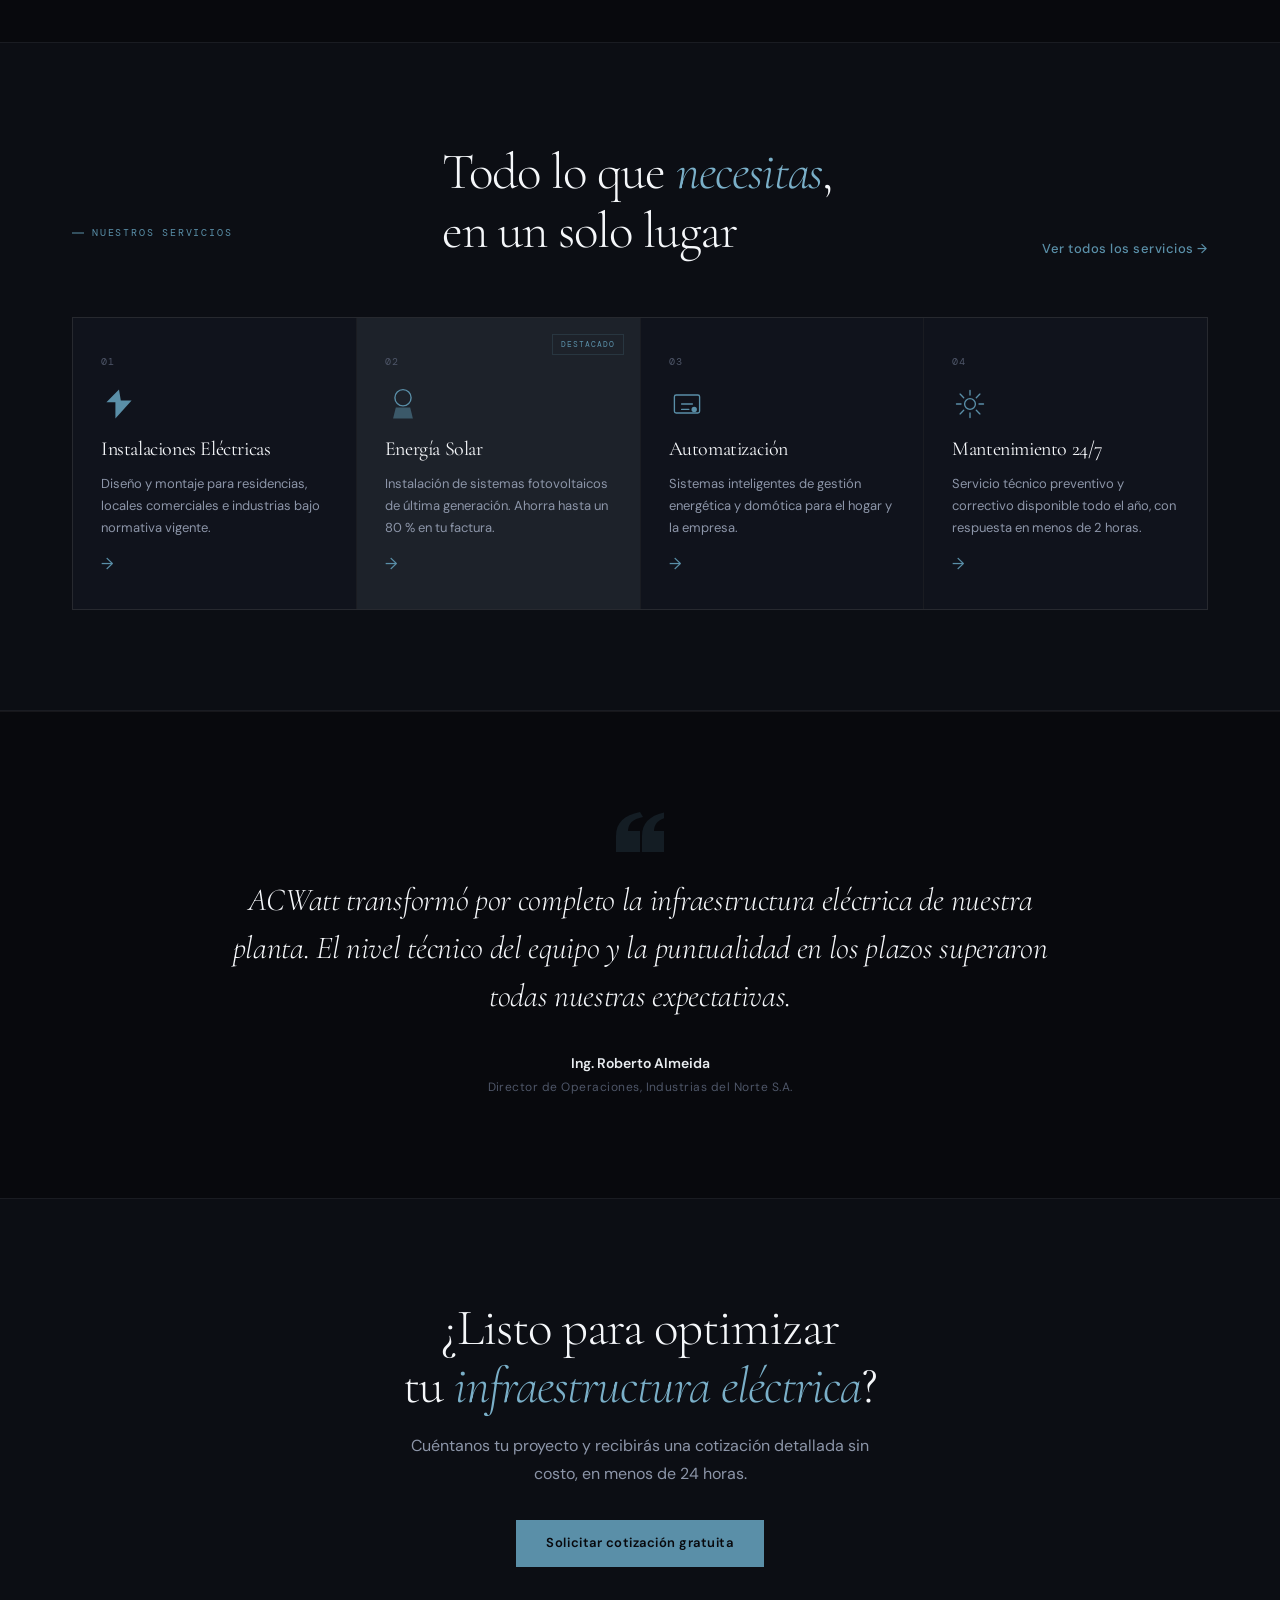
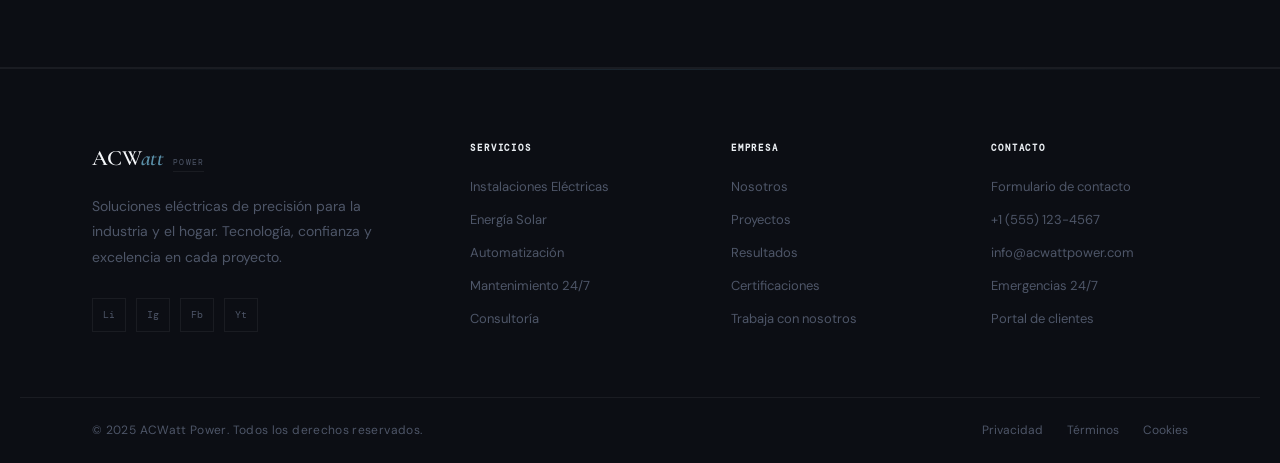
<file: inicio.html>
<!DOCTYPE html>
<html lang="es">
<head>
  <meta charset="UTF-8"/>
  <meta name="viewport" content="width=device-width, initial-scale=1.0"/>
  <title>ACWatt Power — Inicio</title>
  <link rel="stylesheet" href="css/global.css"/>
  <link rel="stylesheet" href="css/navbar.css"/>
  <link rel="stylesheet" href="css/footer.css"/>
  <link rel="stylesheet" href="css/inicio.css"/>
</head>
<body>

  <!-- ── NAVBAR (universal) ── -->
  <nav class="navbar" id="navbar">
    <a href="inicio.html" class="nav-logo">
      <span class="logo-mark">ACW<span>att</span></span>
      <span class="logo-tag">Power</span>
    </a>
    <ul class="nav-links">
      <li><a href="inicio.html"       class="nav-link" data-page="inicio">Inicio</a></li>
      <li><a href="servicios.html"    class="nav-link" data-page="servicios">Servicios</a></li>
      <li><a href="estadisticas.html" class="nav-link" data-page="estadisticas">Estadísticas</a></li>
      <li><a href="proyectos.html"    class="nav-link" data-page="proyectos">Proyectos</a></li>
      <li><a href="contacto.html"     class="nav-link" data-page="contacto">Contacto</a></li>
    </ul>
    <button class="nav-cta" onclick="location.href='contacto.html'">Solicitar cotización</button>
    <button class="nav-hamburger" id="nav-hamburger" aria-label="Menú">
      <span></span><span></span><span></span>
    </button>
  </nav>
  <div class="nav-mobile" id="nav-mobile">
    <a href="inicio.html"       class="nav-link" data-page="inicio">Inicio</a>
    <a href="servicios.html"    class="nav-link" data-page="servicios">Servicios</a>
    <a href="estadisticas.html" class="nav-link" data-page="estadisticas">Estadísticas</a>
    <a href="proyectos.html"    class="nav-link" data-page="proyectos">Proyectos</a>
    <a href="contacto.html"     class="nav-link" data-page="contacto">Contacto</a>
    <button class="nav-cta" onclick="location.href='contacto.html'">Solicitar cotización</button>
  </div>

  <!-- ── HERO ── -->
  <section class="hero">
    <div class="hero-bg">
      <div class="hero-grid"></div>
      <div class="hero-vignette"></div>
    </div>

    <div class="hero-inner">
      <div class="hero-content" data-reveal>
        <span class="label">Soluciones eléctricas industriales</span>
        <h1 class="hero-title">
          Energía que <em>impulsa</em><br/>el futuro de<br/>tu empresa
        </h1>
        <p class="hero-desc">
          Diseñamos, instalamos y mantenemos infraestructura eléctrica de precisión para industria, comercio y residencias. Más de 15 años de experiencia respaldan cada proyecto.
        </p>
        <div class="hero-actions">
          <a href="servicios.html" class="btn btn-primary">Explorar servicios</a>
          <a href="proyectos.html" class="btn btn-outline">Ver proyectos</a>
        </div>
      </div>

      <div class="hero-metrics" data-reveal data-delay="200">
        <div class="hm-item">
          <span class="hm-num" data-count="500">0</span><span class="hm-unit">+</span>
          <p>Proyectos completados</p>
        </div>
        <div class="hm-sep"></div>
        <div class="hm-item">
          <span class="hm-num" data-count="15">0</span><span class="hm-unit"> años</span>
          <p>De experiencia</p>
        </div>
        <div class="hm-sep"></div>
        <div class="hm-item">
          <span class="hm-num" data-count="98">0</span><span class="hm-unit">%</span>
          <p>Tasa de satisfacción</p>
        </div>
        <div class="hm-sep"></div>
        <div class="hm-item">
          <span class="hm-num" data-count="24">0</span><span class="hm-unit">/7</span>
          <p>Soporte técnico</p>
        </div>
      </div>
    </div>

    <div class="hero-scroll-hint">
      <span>Desplaza</span>
      <div class="scroll-track"><div class="scroll-thumb"></div></div>
    </div>
  </section>

  <!-- ── INTRO / IDENTIDAD ── -->
  <section class="intro-section">
    <div class="intro-inner">
      <div class="intro-left" data-reveal="left">
        <span class="label">Quiénes somos</span>
        <h2 class="section-title">Una empresa construida sobre <em>precisión</em></h2>
        <div class="divider"></div>
        <p>ACWatt Power nació con una misión clara: ofrecer soluciones eléctricas que combinen ingeniería de alto nivel con un servicio cercano y confiable. Hoy somos referentes en el sector, con presencia en proyectos residenciales, comerciales e industriales a escala nacional.</p>
        <br/>
        <p>Nuestro equipo de ingenieros certificados y técnicos especializados garantiza cada instalación bajo los más estrictos estándares de seguridad y eficiencia energética.</p>
        <a href="servicios.html" class="btn btn-ghost" style="margin-top:28px;">Conocer nuestros servicios →</a>
      </div>
      <div class="intro-right" data-reveal="right">
        <div class="intro-visual">
          <div class="iv-card iv-card--1">
            <span class="iv-icon">
              <svg viewBox="0 0 32 32" fill="none"><path d="M16 2L4 14h8v16l16-18h-8L16 2z" fill="currentColor"/></svg>
            </span>
            <p>Alta eficiencia energética</p>
          </div>
          <div class="iv-card iv-card--2">
            <span class="iv-icon">
              <svg viewBox="0 0 32 32" fill="none"><circle cx="16" cy="16" r="12" stroke="currentColor" stroke-width="1.5"/><path d="M16 10v6l4 2" stroke="currentColor" stroke-width="1.5" stroke-linecap="round"/></svg>
            </span>
            <p>Respuesta en menos de 2 h</p>
          </div>
          <div class="iv-card iv-card--3">
            <span class="iv-icon">
              <svg viewBox="0 0 32 32" fill="none"><path d="M6 26l10-8 4 4 6-10" stroke="currentColor" stroke-width="1.5" stroke-linecap="round" stroke-linejoin="round"/></svg>
            </span>
            <p>Normas internacionales</p>
          </div>
          <div class="iv-card iv-card--4">
            <span class="iv-icon">
              <svg viewBox="0 0 32 32" fill="none"><rect x="6" y="6" width="20" height="20" rx="2" stroke="currentColor" stroke-width="1.5"/><path d="M11 16l4 4 6-6" stroke="currentColor" stroke-width="1.5" stroke-linecap="round" stroke-linejoin="round"/></svg>
            </span>
            <p>Garantía en cada proyecto</p>
          </div>
          <div class="iv-center-badge">
            <span>ACWatt</span>
            <small>certified</small>
          </div>
        </div>
      </div>
    </div>
  </section>

  <!-- ── SERVICIOS PREVIEW ── -->
  <section class="services-preview">
    <div class="sp-inner">
      <div class="sp-header" data-reveal>
        <span class="label">Nuestros servicios</span>
        <h2 class="section-title">Todo lo que <em>necesitas</em>,<br/>en un solo lugar</h2>
        <a href="servicios.html" class="btn btn-ghost">Ver todos los servicios →</a>
      </div>
      <div class="sp-grid" data-reveal-group>
        <a href="servicios.html" class="sp-card hover-lift" data-reveal>
          <div class="sp-num">01</div>
          <div class="sp-icon">
            <svg viewBox="0 0 40 40" fill="none"><path d="M20 4L6 18h10v18l18-20H22L20 4z" fill="currentColor"/></svg>
          </div>
          <h3>Instalaciones Eléctricas</h3>
          <p>Diseño y montaje para residencias, locales comerciales e industrias bajo normativa vigente.</p>
          <span class="sp-arrow">→</span>
        </a>
        <a href="servicios.html" class="sp-card sp-card--accent hover-lift" data-reveal>
          <div class="sp-num">02</div>
          <div class="sp-icon">
            <svg viewBox="0 0 40 40" fill="none"><circle cx="20" cy="13" r="9" stroke="currentColor" stroke-width="1.5"/><path d="M12 24h16l3 12H9l3-12z" fill="currentColor" opacity=".5"/></svg>
          </div>
          <h3>Energía Solar</h3>
          <p>Instalación de sistemas fotovoltaicos de última generación. Ahorra hasta un 80 % en tu factura.</p>
          <span class="sp-arrow">→</span>
        </a>
        <a href="servicios.html" class="sp-card hover-lift" data-reveal>
          <div class="sp-num">03</div>
          <div class="sp-icon">
            <svg viewBox="0 0 40 40" fill="none"><rect x="6" y="10" width="28" height="20" rx="2" stroke="currentColor" stroke-width="1.5"/><path d="M14 20h12M14 26h8" stroke="currentColor" stroke-width="1.5" stroke-linecap="round"/><circle cx="28" cy="26" r="3" fill="currentColor"/></svg>
          </div>
          <h3>Automatización</h3>
          <p>Sistemas inteligentes de gestión energética y domótica para el hogar y la empresa.</p>
          <span class="sp-arrow">→</span>
        </a>
        <a href="servicios.html" class="sp-card hover-lift" data-reveal>
          <div class="sp-num">04</div>
          <div class="sp-icon">
            <svg viewBox="0 0 40 40" fill="none"><path d="M20 5v5M31 9l-4 4M35 20h-5M31 31l-4-4M20 35v-5M9 31l4-4M5 20h5M9 9l4 4" stroke="currentColor" stroke-width="1.5" stroke-linecap="round"/><circle cx="20" cy="20" r="6" stroke="currentColor" stroke-width="1.5"/></svg>
          </div>
          <h3>Mantenimiento 24/7</h3>
          <p>Servicio técnico preventivo y correctivo disponible todo el año, con respuesta en menos de 2 horas.</p>
          <span class="sp-arrow">→</span>
        </a>
      </div>
    </div>
  </section>

  <!-- ── TESTIMONIO DESTACADO ── -->
  <section class="featured-quote">
    <div class="fq-inner" data-reveal>
      <svg class="fq-mark" viewBox="0 0 48 40" fill="none">
        <path d="M0 40V24C0 10.7 8 3.3 24 0l3 5C16.3 7 12.3 11.7 12 19h12v21H0zm26 0V24C26 10.7 34 3.3 50 0l3 5C42.3 7 38.3 11.7 38 19h12v21H26z" fill="currentColor" opacity=".15"/>
      </svg>
      <blockquote>
        ACWatt transformó por completo la infraestructura eléctrica de nuestra planta. El nivel técnico del equipo y la puntualidad en los plazos superaron todas nuestras expectativas.
      </blockquote>
      <cite>
        <strong>Ing. Roberto Almeida</strong>
        <span>Director de Operaciones, Industrias del Norte S.A.</span>
      </cite>
    </div>
  </section>

  <!-- ── CTA FINAL ── -->
  <section class="cta-section" data-reveal>
    <div class="cta-inner">
      <h2 class="section-title">¿Listo para optimizar<br/>tu <em>infraestructura eléctrica</em>?</h2>
      <p>Cuéntanos tu proyecto y recibirás una cotización detallada sin costo, en menos de 24 horas.</p>
      <a href="contacto.html" class="btn btn-primary" style="margin-top:32px;">Solicitar cotización gratuita</a>
    </div>
  </section>

  <!-- ── FOOTER (universal) ── -->
  <footer class="site-footer">
    <div class="footer-body">
      <div class="footer-brand">
        <a href="inicio.html" class="nav-logo">
          <span class="logo-mark">ACW<span>att</span></span>
          <span class="logo-tag">Power</span>
        </a>
        <p>Soluciones eléctricas de precisión para la industria y el hogar. Tecnología, confianza y excelencia en cada proyecto.</p>
        <div class="footer-social">
          <a href="#" class="social-link">Li</a>
          <a href="#" class="social-link">Ig</a>
          <a href="#" class="social-link">Fb</a>
          <a href="#" class="social-link">Yt</a>
        </div>
      </div>
      <div class="footer-col">
        <h5>Servicios</h5>
        <a href="servicios.html">Instalaciones Eléctricas</a>
        <a href="servicios.html">Energía Solar</a>
        <a href="servicios.html">Automatización</a>
        <a href="servicios.html">Mantenimiento 24/7</a>
        <a href="servicios.html">Consultoría</a>
      </div>
      <div class="footer-col">
        <h5>Empresa</h5>
        <a href="inicio.html">Nosotros</a>
        <a href="proyectos.html">Proyectos</a>
        <a href="estadisticas.html">Resultados</a>
        <a href="#">Certificaciones</a>
        <a href="#">Trabaja con nosotros</a>
      </div>
      <div class="footer-col">
        <h5>Contacto</h5>
        <a href="contacto.html">Formulario de contacto</a>
        <a href="tel:+15551234567">+1 (555) 123-4567</a>
        <a href="mailto:info@acwattpower.com">info@acwattpower.com</a>
        <a href="#">Emergencias 24/7</a>
        <a href="#">Portal de clientes</a>
      </div>
    </div>
    <div class="footer-bottom">
      <p>© 2025 ACWatt Power. Todos los derechos reservados.</p>
      <div class="footer-legal">
        <a href="#">Privacidad</a>
        <a href="#">Términos</a>
        <a href="#">Cookies</a>
      </div>
    </div>
  </footer>

  <script src="js/components.js"></script>
  <script src="js/inicio.js"></script>
</body>
</html>
</file>
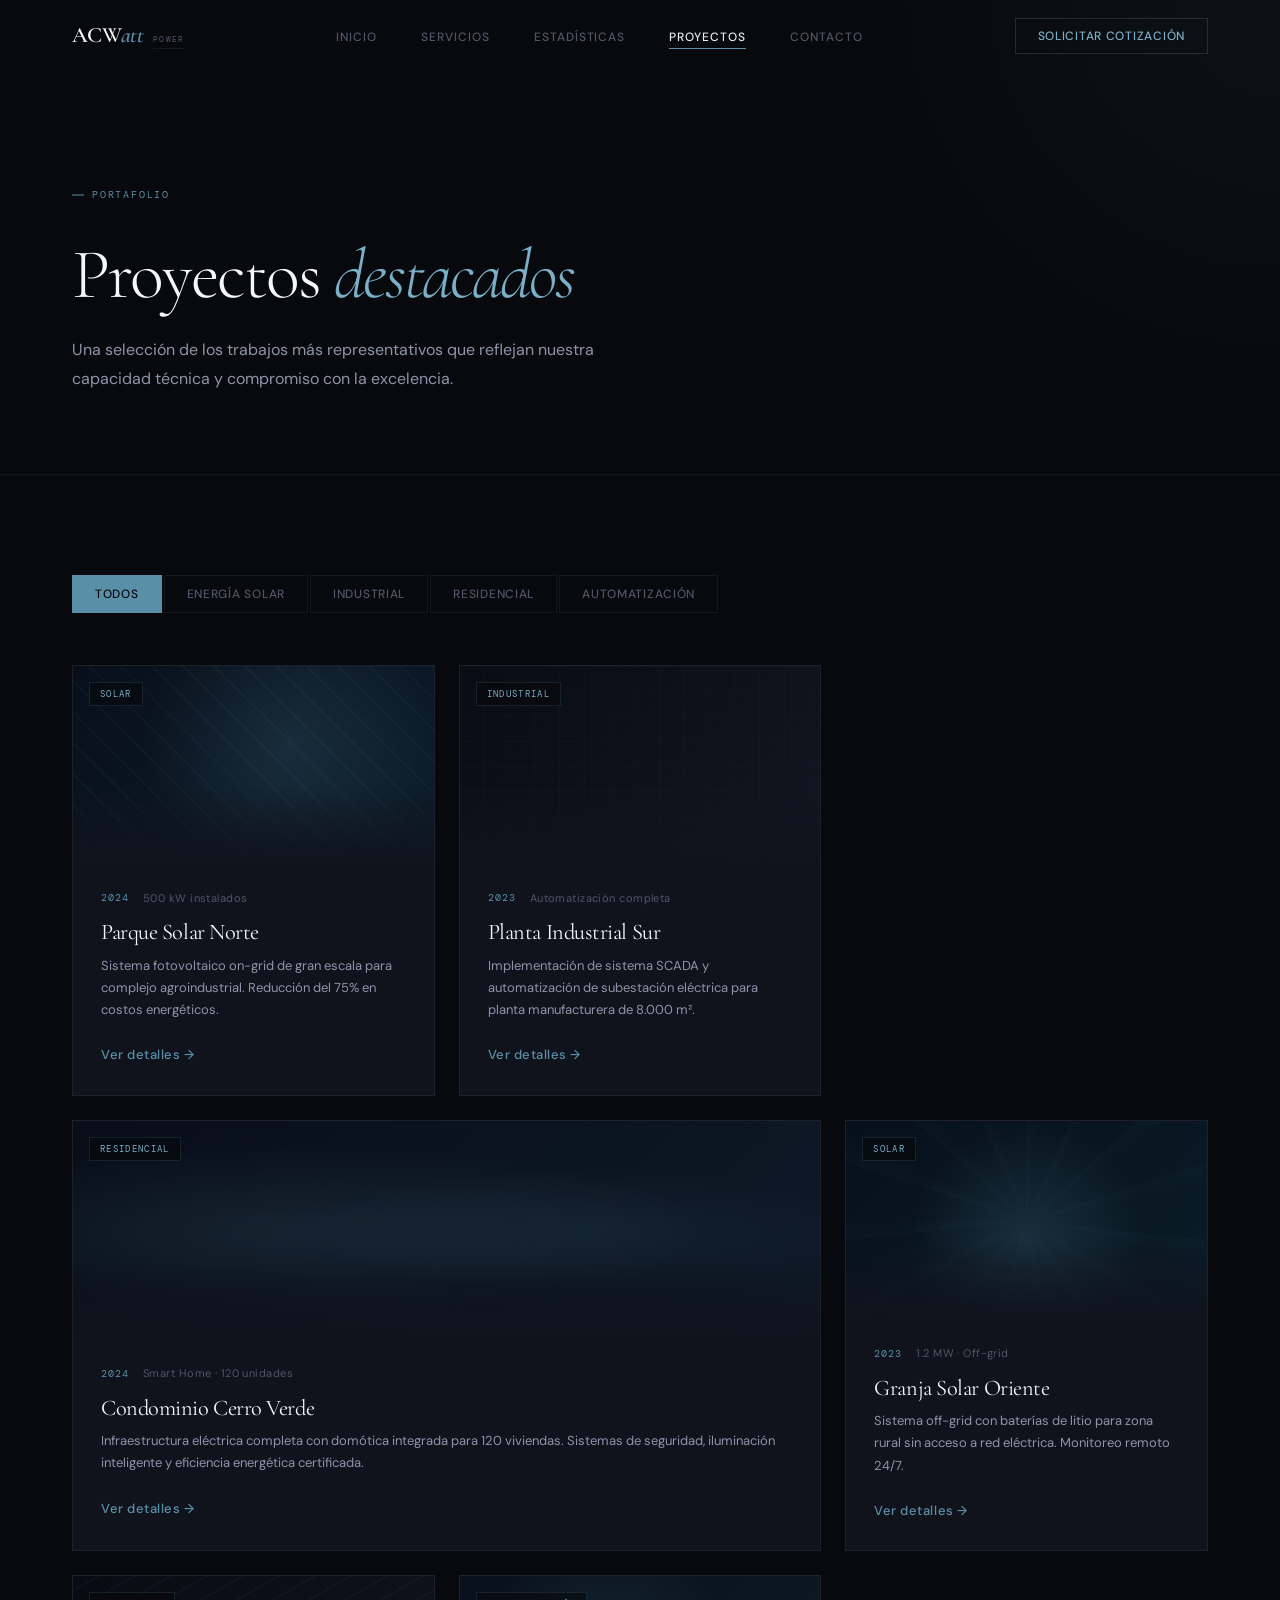
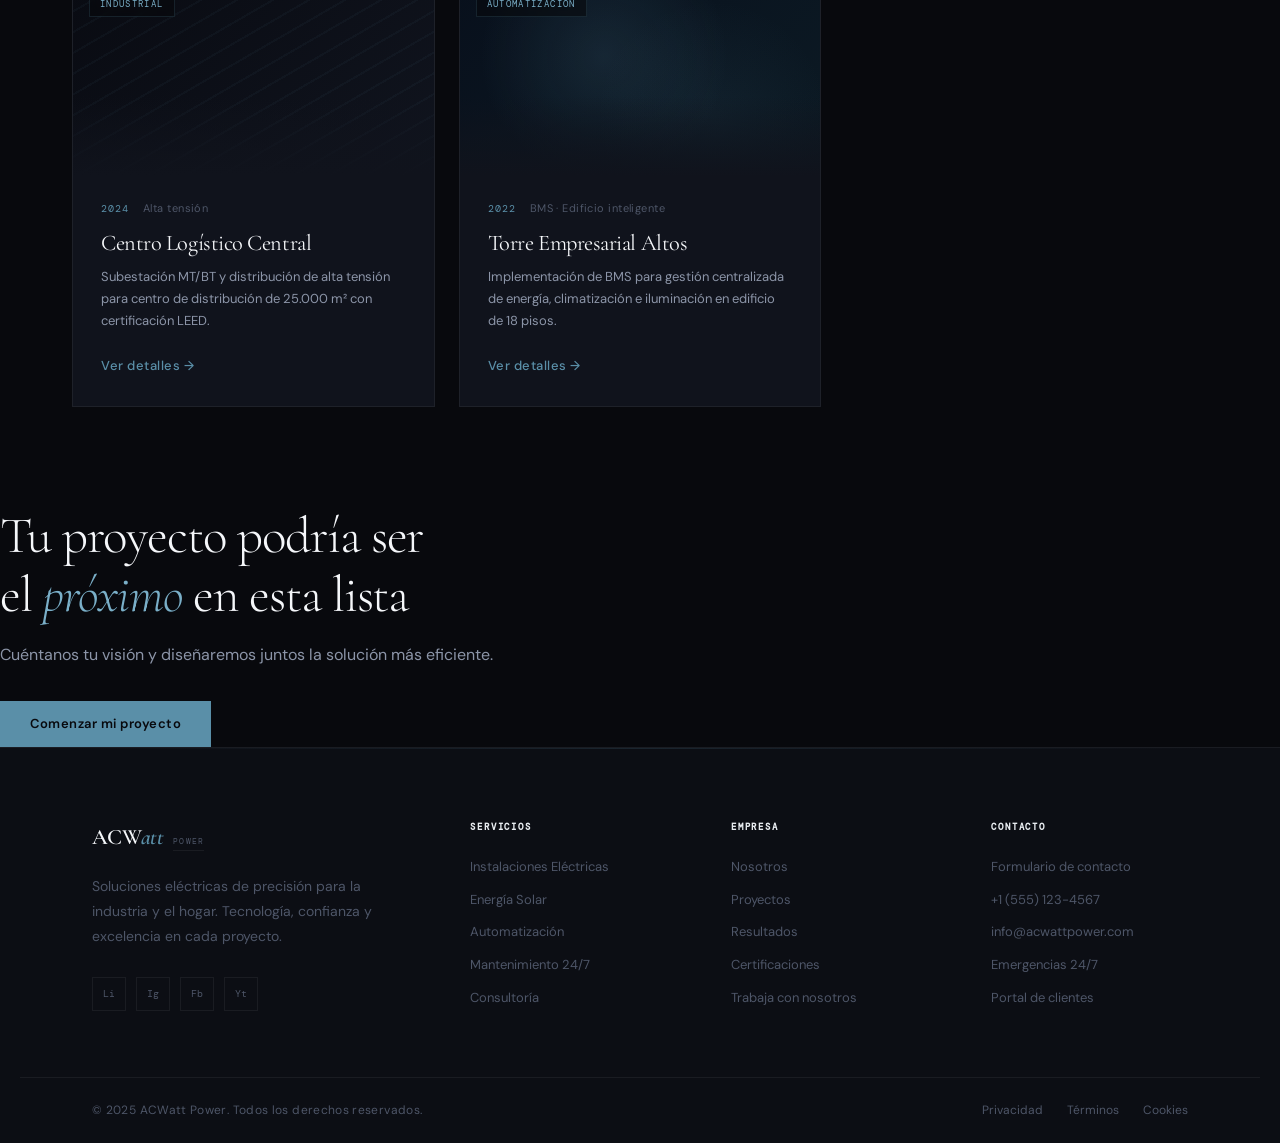
<file: proyectos.html>
<!DOCTYPE html>
<html lang="es">
<head>
  <meta charset="UTF-8"/>
  <meta name="viewport" content="width=device-width, initial-scale=1.0"/>
  <title>ACWatt Power — Proyectos</title>
  <link rel="stylesheet" href="css/global.css"/>
  <link rel="stylesheet" href="css/navbar.css"/>
  <link rel="stylesheet" href="css/footer.css"/>
  <link rel="stylesheet" href="css/servicios.css"/>
  <link rel="stylesheet" href="css/proyectos.css"/>
</head>
<body>

  <nav class="navbar" id="navbar">
    <a href="index.html" class="nav-logo"><span class="logo-mark">ACW<span>att</span></span><span class="logo-tag">Power</span></a>
    <ul class="nav-links">
      <li><a href="index.html"       class="nav-link" data-page="index">Inicio</a></li>
      <li><a href="servicios.html"    class="nav-link" data-page="servicios">Servicios</a></li>
      <li><a href="estadisticas.html" class="nav-link" data-page="estadisticas">Estadísticas</a></li>
      <li><a href="proyectos.html"    class="nav-link" data-page="proyectos">Proyectos</a></li>
      <li><a href="contacto.html"     class="nav-link" data-page="contacto">Contacto</a></li>
    </ul>
    <button class="nav-cta" onclick="location.href='contacto.html'">Solicitar cotización</button>
    <button class="nav-hamburger" id="nav-hamburger"><span></span><span></span><span></span></button>
  </nav>
  <div class="nav-mobile" id="nav-mobile">
    <a href="index.html" class="nav-link" data-page="index">Inicio</a>
    <a href="servicios.html" class="nav-link" data-page="servicios">Servicios</a>
    <a href="estadisticas.html" class="nav-link" data-page="estadisticas">Estadísticas</a>
    <a href="proyectos.html" class="nav-link" data-page="proyectos">Proyectos</a>
    <a href="contacto.html" class="nav-link" data-page="contacto">Contacto</a>
    <button class="nav-cta" onclick="location.href='contacto.html'">Solicitar cotización</button>
  </div>

  <!-- PAGE HERO -->
  <section class="page-hero">
    <div class="ph-inner">
      <span class="label" data-reveal>Portafolio</span>
      <h1 class="page-title" data-reveal data-delay="80">Proyectos <em>destacados</em></h1>
      <p data-reveal data-delay="160">Una selección de los trabajos más representativos que reflejan nuestra capacidad técnica y compromiso con la excelencia.</p>
    </div>
  </section>

  <!-- FILTROS -->
  <section class="projects-section">
    <div class="ps-inner">
      <div class="ps-filters" id="ps-filters">
        <button class="filter-btn active" data-cat="todos">Todos</button>
        <button class="filter-btn" data-cat="solar">Energía Solar</button>
        <button class="filter-btn" data-cat="industrial">Industrial</button>
        <button class="filter-btn" data-cat="residencial">Residencial</button>
        <button class="filter-btn" data-cat="automatizacion">Automatización</button>
      </div>

      <div class="ps-grid" id="ps-grid">

        <article class="proj-card hover-lift" data-cat="solar" data-reveal>
          <div class="proj-thumb proj-t1">
            <div class="proj-cat">Solar</div>
          </div>
          <div class="proj-info">
            <div class="proj-meta">
              <span class="proj-year">2024</span>
              <span class="proj-type">500 kW instalados</span>
            </div>
            <h3>Parque Solar Norte</h3>
            <p>Sistema fotovoltaico on-grid de gran escala para complejo agroindustrial. Reducción del 75% en costos energéticos.</p>
            <a href="contacto.html" class="btn btn-ghost">Ver detalles →</a>
          </div>
        </article>

        <article class="proj-card hover-lift" data-cat="industrial" data-reveal>
          <div class="proj-thumb proj-t2">
            <div class="proj-cat">Industrial</div>
          </div>
          <div class="proj-info">
            <div class="proj-meta">
              <span class="proj-year">2023</span>
              <span class="proj-type">Automatización completa</span>
            </div>
            <h3>Planta Industrial Sur</h3>
            <p>Implementación de sistema SCADA y automatización de subestación eléctrica para planta manufacturera de 8.000 m².</p>
            <a href="contacto.html" class="btn btn-ghost">Ver detalles →</a>
          </div>
        </article>

        <article class="proj-card proj-card--wide hover-lift" data-cat="residencial" data-reveal>
          <div class="proj-thumb proj-t3">
            <div class="proj-cat">Residencial</div>
          </div>
          <div class="proj-info">
            <div class="proj-meta">
              <span class="proj-year">2024</span>
              <span class="proj-type">Smart Home · 120 unidades</span>
            </div>
            <h3>Condominio Cerro Verde</h3>
            <p>Infraestructura eléctrica completa con domótica integrada para 120 viviendas. Sistemas de seguridad, iluminación inteligente y eficiencia energética certificada.</p>
            <a href="contacto.html" class="btn btn-ghost">Ver detalles →</a>
          </div>
        </article>

        <article class="proj-card hover-lift" data-cat="solar" data-reveal>
          <div class="proj-thumb proj-t4">
            <div class="proj-cat">Solar</div>
          </div>
          <div class="proj-info">
            <div class="proj-meta">
              <span class="proj-year">2023</span>
              <span class="proj-type">1.2 MW · Off-grid</span>
            </div>
            <h3>Granja Solar Oriente</h3>
            <p>Sistema off-grid con baterías de litio para zona rural sin acceso a red eléctrica. Monitoreo remoto 24/7.</p>
            <a href="contacto.html" class="btn btn-ghost">Ver detalles →</a>
          </div>
        </article>

        <article class="proj-card hover-lift" data-cat="industrial" data-reveal>
          <div class="proj-thumb proj-t5">
            <div class="proj-cat">Industrial</div>
          </div>
          <div class="proj-info">
            <div class="proj-meta">
              <span class="proj-year">2024</span>
              <span class="proj-type">Alta tensión</span>
            </div>
            <h3>Centro Logístico Central</h3>
            <p>Subestación MT/BT y distribución de alta tensión para centro de distribución de 25.000 m² con certificación LEED.</p>
            <a href="contacto.html" class="btn btn-ghost">Ver detalles →</a>
          </div>
        </article>

        <article class="proj-card hover-lift" data-cat="automatizacion" data-reveal>
          <div class="proj-thumb proj-t6">
            <div class="proj-cat">Automatización</div>
          </div>
          <div class="proj-info">
            <div class="proj-meta">
              <span class="proj-year">2022</span>
              <span class="proj-type">BMS · Edificio inteligente</span>
            </div>
            <h3>Torre Empresarial Altos</h3>
            <p>Implementación de BMS para gestión centralizada de energía, climatización e iluminación en edificio de 18 pisos.</p>
            <a href="contacto.html" class="btn btn-ghost">Ver detalles →</a>
          </div>
        </article>

      </div>
    </div>
  </section>

  <!-- CTA -->
  <section class="cta-section" data-reveal>
    <div class="cta-inner">
      <h2 class="section-title">Tu proyecto podría ser<br/>el <em>próximo</em> en esta lista</h2>
      <p>Cuéntanos tu visión y diseñaremos juntos la solución más eficiente.</p>
      <a href="contacto.html" class="btn btn-primary" style="margin-top:32px;">Comenzar mi proyecto</a>
    </div>
  </section>

  <!-- FOOTER -->
  <footer class="site-footer">
    <div class="footer-body">
      <div class="footer-brand">
        <a href="index.html" class="nav-logo"><span class="logo-mark">ACW<span>att</span></span><span class="logo-tag">Power</span></a>
        <p>Soluciones eléctricas de precisión para la industria y el hogar. Tecnología, confianza y excelencia en cada proyecto.</p>
        <div class="footer-social"><a href="#" class="social-link">Li</a><a href="#" class="social-link">Ig</a><a href="#" class="social-link">Fb</a><a href="#" class="social-link">Yt</a></div>
      </div>
      <div class="footer-col"><h5>Servicios</h5><a href="servicios.html">Instalaciones Eléctricas</a><a href="servicios.html">Energía Solar</a><a href="servicios.html">Automatización</a><a href="servicios.html">Mantenimiento 24/7</a><a href="servicios.html">Consultoría</a></div>
      <div class="footer-col"><h5>Empresa</h5><a href="index.html">Nosotros</a><a href="proyectos.html">Proyectos</a><a href="estadisticas.html">Resultados</a><a href="#">Certificaciones</a><a href="#">Trabaja con nosotros</a></div>
      <div class="footer-col"><h5>Contacto</h5><a href="contacto.html">Formulario de contacto</a><a href="tel:+15551234567">+1 (555) 123-4567</a><a href="mailto:info@acwattpower.com">info@acwattpower.com</a><a href="#">Emergencias 24/7</a><a href="#">Portal de clientes</a></div>
    </div>
    <div class="footer-bottom">
      <p>© 2025 ACWatt Power. Todos los derechos reservados.</p>
      <div class="footer-legal"><a href="#">Privacidad</a><a href="#">Términos</a><a href="#">Cookies</a></div>
    </div>
  </footer>

  <script src="js/components.js"></script>
  <script src="js/proyectos.js"></script>
</body>
</html>
</file>
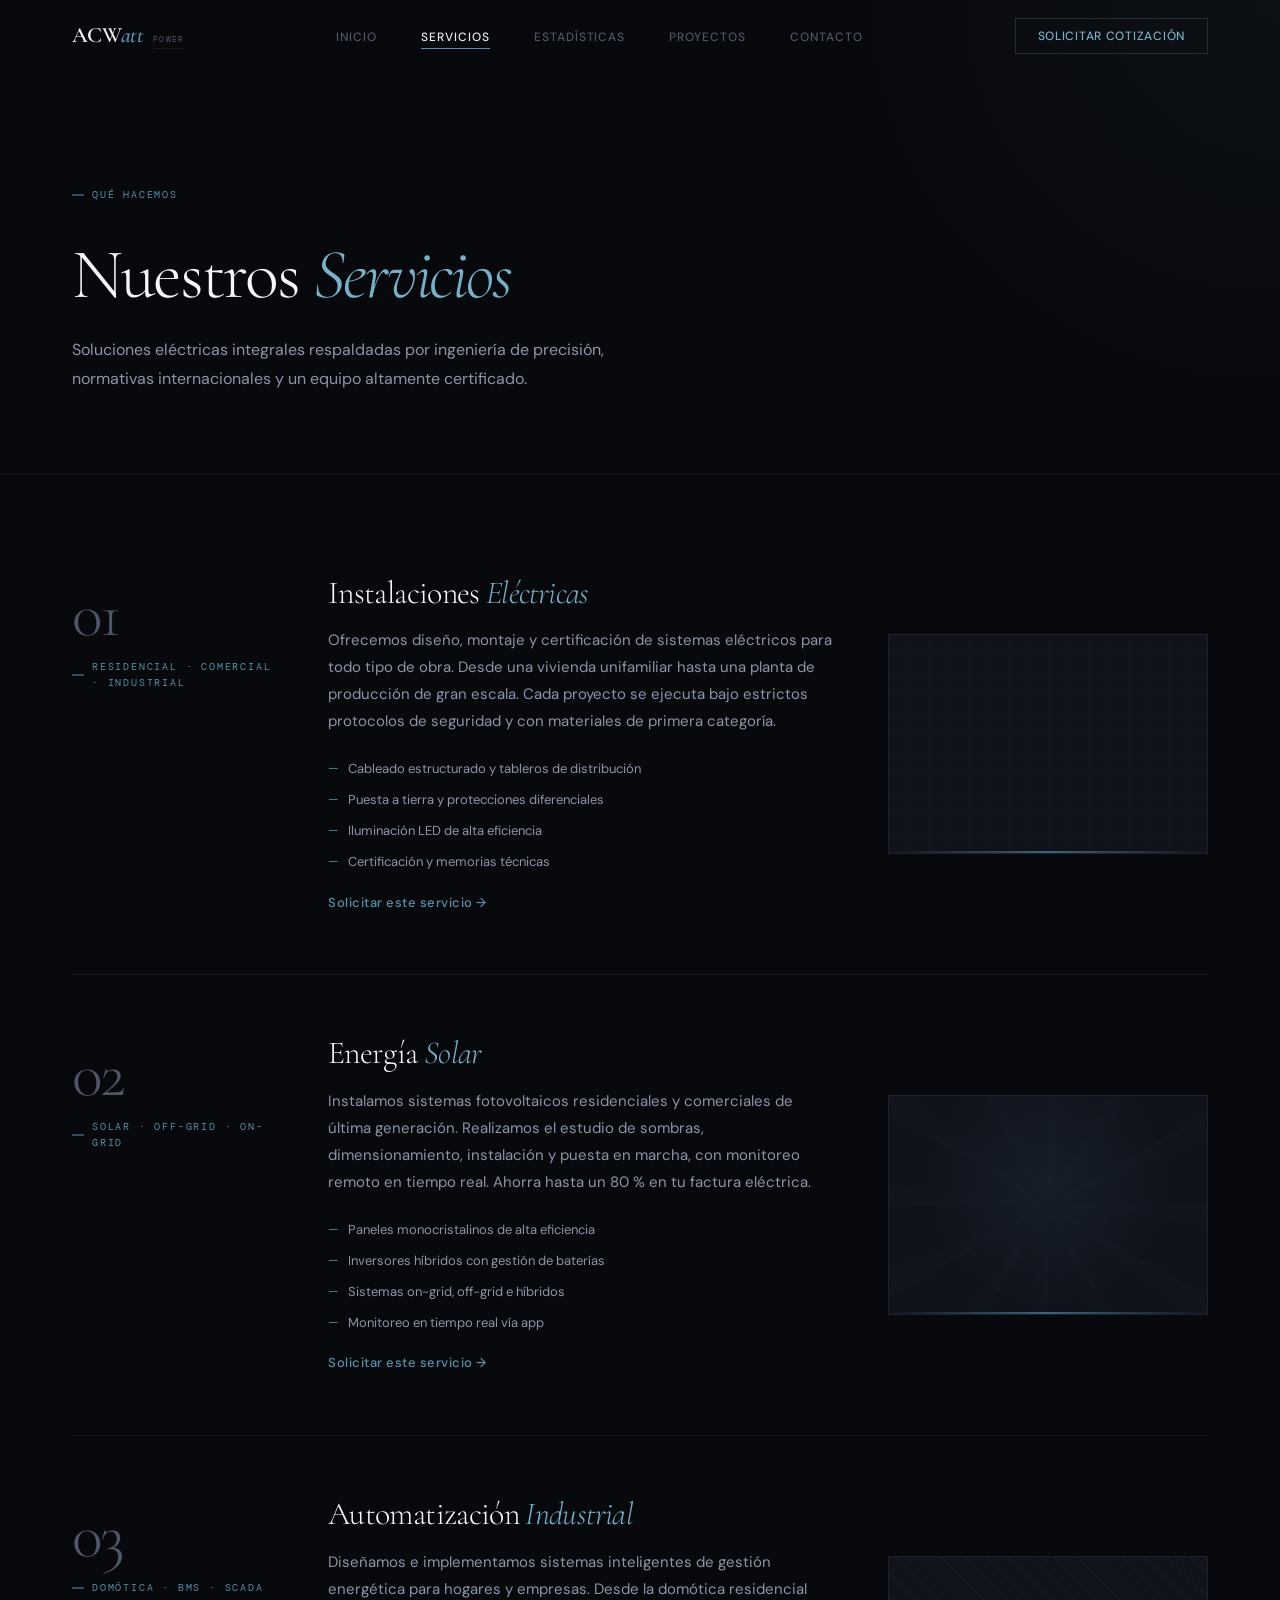
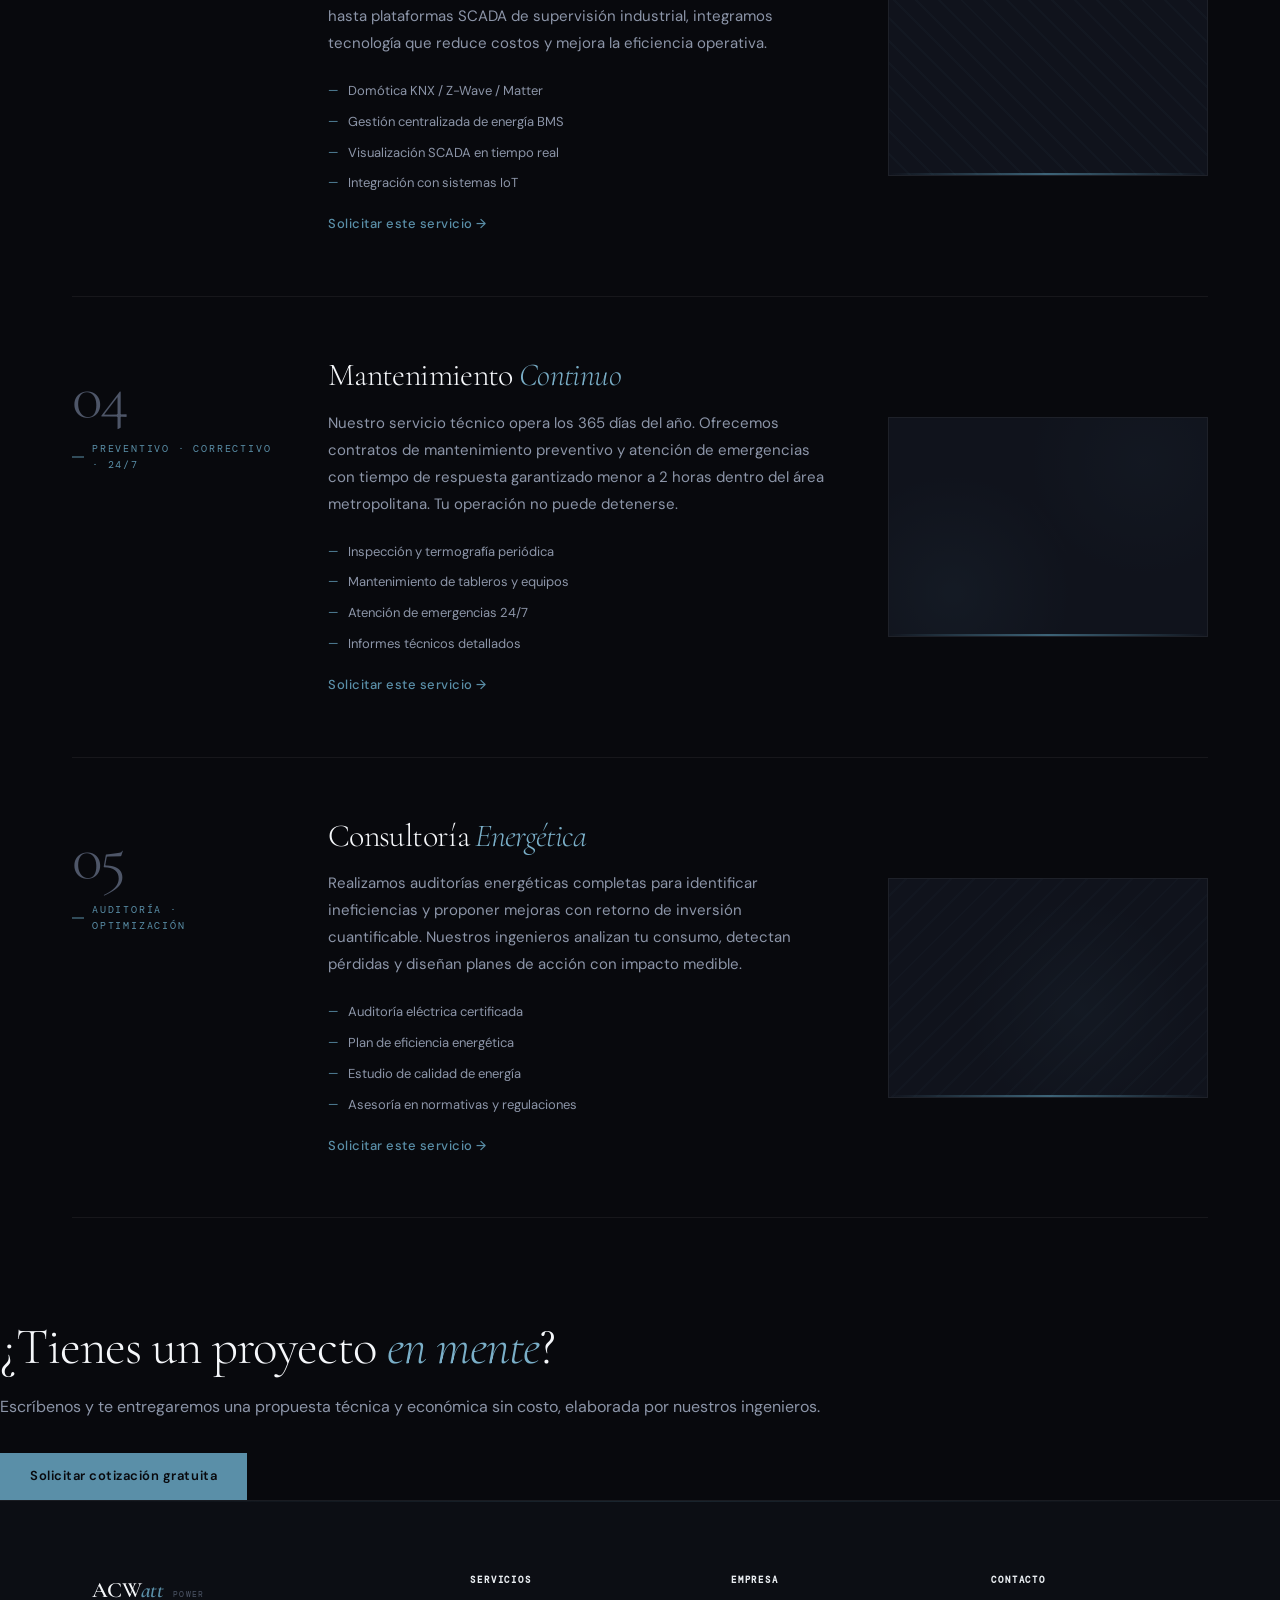
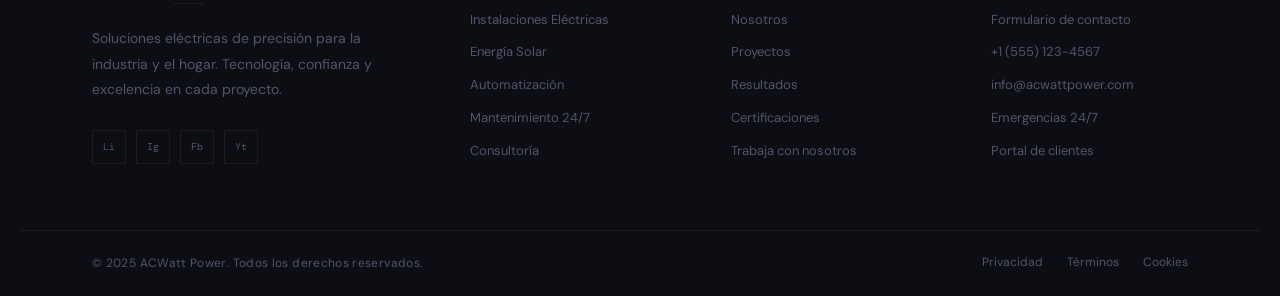
<file: servicios.html>
<!DOCTYPE html>
<html lang="es">
<head>
  <meta charset="UTF-8"/>
  <meta name="viewport" content="width=device-width, initial-scale=1.0"/>
  <title>ACWatt Power — Servicios</title>
  <link rel="stylesheet" href="css/global.css"/>
  <link rel="stylesheet" href="css/navbar.css"/>
  <link rel="stylesheet" href="css/footer.css"/>
  <link rel="stylesheet" href="css/servicios.css"/>
</head>
<body>

  <!-- NAVBAR -->
  <nav class="navbar" id="navbar">
    <a href="index.html" class="nav-logo"><span class="logo-mark">ACW<span>att</span></span><span class="logo-tag">Power</span></a>
    <ul class="nav-links">
      <li><a href="index.html"       class="nav-link" data-page="index">Inicio</a></li>
      <li><a href="servicios.html"    class="nav-link" data-page="servicios">Servicios</a></li>
      <li><a href="estadisticas.html" class="nav-link" data-page="estadisticas">Estadísticas</a></li>
      <li><a href="proyectos.html"    class="nav-link" data-page="proyectos">Proyectos</a></li>
      <li><a href="contacto.html"     class="nav-link" data-page="contacto">Contacto</a></li>
    </ul>
    <button class="nav-cta" onclick="location.href='contacto.html'">Solicitar cotización</button>
    <button class="nav-hamburger" id="nav-hamburger"><span></span><span></span><span></span></button>
  </nav>
  <div class="nav-mobile" id="nav-mobile">
    <a href="index.html"       class="nav-link" data-page="index">Inicio</a>
    <a href="servicios.html"    class="nav-link" data-page="servicios">Servicios</a>
    <a href="estadisticas.html" class="nav-link" data-page="estadisticas">Estadísticas</a>
    <a href="proyectos.html"    class="nav-link" data-page="proyectos">Proyectos</a>
    <a href="contacto.html"     class="nav-link" data-page="contacto">Contacto</a>
    <button class="nav-cta" onclick="location.href='contacto.html'">Solicitar cotización</button>
  </div>

  <!-- PAGE HERO -->
  <section class="page-hero">
    <div class="ph-inner">
      <span class="label" data-reveal>Qué hacemos</span>
      <h1 class="page-title" data-reveal data-delay="80">Nuestros <em>Servicios</em></h1>
      <p data-reveal data-delay="160">Soluciones eléctricas integrales respaldadas por ingeniería de precisión, normativas internacionales y un equipo altamente certificado.</p>
    </div>
  </section>

  <!-- SERVICIOS LISTA -->
  <section class="services-list">
    <div class="sl-inner">

      <article class="svc-row" data-reveal>
        <div class="svc-meta">
          <span class="svc-num">01</span>
          <span class="label">Residencial · Comercial · Industrial</span>
        </div>
        <div class="svc-content">
          <h2>Instalaciones <em>Eléctricas</em></h2>
          <p>Ofrecemos diseño, montaje y certificación de sistemas eléctricos para todo tipo de obra. Desde una vivienda unifamiliar hasta una planta de producción de gran escala. Cada proyecto se ejecuta bajo estrictos protocolos de seguridad y con materiales de primera categoría.</p>
          <ul class="svc-features">
            <li>Cableado estructurado y tableros de distribución</li>
            <li>Puesta a tierra y protecciones diferenciales</li>
            <li>Iluminación LED de alta eficiencia</li>
            <li>Certificación y memorias técnicas</li>
          </ul>
          <a href="contacto.html" class="btn btn-ghost" style="margin-top:20px;">Solicitar este servicio →</a>
        </div>
        <div class="svc-visual svc-v1"></div>
      </article>

      <article class="svc-row svc-row--reverse" data-reveal>
        <div class="svc-meta">
          <span class="svc-num">02</span>
          <span class="label">Solar · Off-grid · On-grid</span>
        </div>
        <div class="svc-content">
          <h2>Energía <em>Solar</em></h2>
          <p>Instalamos sistemas fotovoltaicos residenciales y comerciales de última generación. Realizamos el estudio de sombras, dimensionamiento, instalación y puesta en marcha, con monitoreo remoto en tiempo real. Ahorra hasta un 80 % en tu factura eléctrica.</p>
          <ul class="svc-features">
            <li>Paneles monocristalinos de alta eficiencia</li>
            <li>Inversores híbridos con gestión de baterías</li>
            <li>Sistemas on-grid, off-grid e híbridos</li>
            <li>Monitoreo en tiempo real vía app</li>
          </ul>
          <a href="contacto.html" class="btn btn-ghost" style="margin-top:20px;">Solicitar este servicio →</a>
        </div>
        <div class="svc-visual svc-v2"></div>
      </article>

      <article class="svc-row" data-reveal>
        <div class="svc-meta">
          <span class="svc-num">03</span>
          <span class="label">Domótica · BMS · SCADA</span>
        </div>
        <div class="svc-content">
          <h2>Automatización <em>Industrial</em></h2>
          <p>Diseñamos e implementamos sistemas inteligentes de gestión energética para hogares y empresas. Desde la domótica residencial hasta plataformas SCADA de supervisión industrial, integramos tecnología que reduce costos y mejora la eficiencia operativa.</p>
          <ul class="svc-features">
            <li>Domótica KNX / Z-Wave / Matter</li>
            <li>Gestión centralizada de energía BMS</li>
            <li>Visualización SCADA en tiempo real</li>
            <li>Integración con sistemas IoT</li>
          </ul>
          <a href="contacto.html" class="btn btn-ghost" style="margin-top:20px;">Solicitar este servicio →</a>
        </div>
        <div class="svc-visual svc-v3"></div>
      </article>

      <article class="svc-row svc-row--reverse" data-reveal>
        <div class="svc-meta">
          <span class="svc-num">04</span>
          <span class="label">Preventivo · Correctivo · 24/7</span>
        </div>
        <div class="svc-content">
          <h2>Mantenimiento <em>Continuo</em></h2>
          <p>Nuestro servicio técnico opera los 365 días del año. Ofrecemos contratos de mantenimiento preventivo y atención de emergencias con tiempo de respuesta garantizado menor a 2 horas dentro del área metropolitana. Tu operación no puede detenerse.</p>
          <ul class="svc-features">
            <li>Inspección y termografía periódica</li>
            <li>Mantenimiento de tableros y equipos</li>
            <li>Atención de emergencias 24/7</li>
            <li>Informes técnicos detallados</li>
          </ul>
          <a href="contacto.html" class="btn btn-ghost" style="margin-top:20px;">Solicitar este servicio →</a>
        </div>
        <div class="svc-visual svc-v4"></div>
      </article>

      <article class="svc-row" data-reveal>
        <div class="svc-meta">
          <span class="svc-num">05</span>
          <span class="label">Auditoría · Optimización</span>
        </div>
        <div class="svc-content">
          <h2>Consultoría <em>Energética</em></h2>
          <p>Realizamos auditorías energéticas completas para identificar ineficiencias y proponer mejoras con retorno de inversión cuantificable. Nuestros ingenieros analizan tu consumo, detectan pérdidas y diseñan planes de acción con impacto medible.</p>
          <ul class="svc-features">
            <li>Auditoría eléctrica certificada</li>
            <li>Plan de eficiencia energética</li>
            <li>Estudio de calidad de energía</li>
            <li>Asesoría en normativas y regulaciones</li>
          </ul>
          <a href="contacto.html" class="btn btn-ghost" style="margin-top:20px;">Solicitar este servicio →</a>
        </div>
        <div class="svc-visual svc-v5"></div>
      </article>

    </div>
  </section>

  <!-- CTA -->
  <section class="cta-section" data-reveal>
    <div class="cta-inner">
      <h2 class="section-title">¿Tienes un proyecto <em>en mente</em>?</h2>
      <p>Escríbenos y te entregaremos una propuesta técnica y económica sin costo, elaborada por nuestros ingenieros.</p>
      <a href="contacto.html" class="btn btn-primary" style="margin-top:32px;">Solicitar cotización gratuita</a>
    </div>
  </section>

  <!-- FOOTER -->
  <footer class="site-footer">
    <div class="footer-body">
      <div class="footer-brand">
        <a href="index.html" class="nav-logo"><span class="logo-mark">ACW<span>att</span></span><span class="logo-tag">Power</span></a>
        <p>Soluciones eléctricas de precisión para la industria y el hogar. Tecnología, confianza y excelencia en cada proyecto.</p>
        <div class="footer-social"><a href="#" class="social-link">Li</a><a href="#" class="social-link">Ig</a><a href="#" class="social-link">Fb</a><a href="#" class="social-link">Yt</a></div>
      </div>
      <div class="footer-col"><h5>Servicios</h5><a href="servicios.html">Instalaciones Eléctricas</a><a href="servicios.html">Energía Solar</a><a href="servicios.html">Automatización</a><a href="servicios.html">Mantenimiento 24/7</a><a href="servicios.html">Consultoría</a></div>
      <div class="footer-col"><h5>Empresa</h5><a href="index.html">Nosotros</a><a href="proyectos.html">Proyectos</a><a href="estadisticas.html">Resultados</a><a href="#">Certificaciones</a><a href="#">Trabaja con nosotros</a></div>
      <div class="footer-col"><h5>Contacto</h5><a href="contacto.html">Formulario de contacto</a><a href="tel:+15551234567">+1 (555) 123-4567</a><a href="mailto:info@acwattpower.com">info@acwattpower.com</a><a href="#">Emergencias 24/7</a><a href="#">Portal de clientes</a></div>
    </div>
    <div class="footer-bottom">
      <p>© 2025 ACWatt Power. Todos los derechos reservados.</p>
      <div class="footer-legal"><a href="#">Privacidad</a><a href="#">Términos</a><a href="#">Cookies</a></div>
    </div>
  </footer>

  <script src="js/components.js"></script>
</body>
</html>
</file>
<file: css/global.css>
/* ============================================================
   ACWATT POWER — GLOBAL.CSS
   Paleta corporativa: Negro profundo, Gris, Azul acero suave
   Tipografía: Cormorant Garamond (display) + DM Sans (cuerpo)
   ============================================================ */

@import url('https://fonts.googleapis.com/css2?family=Cormorant+Garamond:ital,wght@0,300;0,400;0,600;1,300;1,400&family=DM+Sans:wght@300;400;500;600&family=DM+Mono:wght@400;500&display=swap');

/* === VARIABLES === */
:root {
  /* Fondo */
  --bg-deep:      #08090d;
  --bg-dark:      #0c0e14;
  --bg-card:      #10131c;
  --bg-card-hover:#13172280;

  /* Acento — azul acero suave, no neón */
  --accent:       #5a8fa8;
  --accent-light: #7aafc8;
  --accent-dim:   #3d6478;
  --accent-glow:  rgba(90, 143, 168, 0.12);
  --accent-border:rgba(90, 143, 168, 0.18);

  /* Texto */
  --text-primary: #e8ecf0;
  --text-secondary:#8c95a8;
  --text-muted:   #4e5668;
  --text-white:   #f5f7fa;

  /* Bordes */
  --border-soft:  rgba(255,255,255,0.06);
  --border-medium:rgba(255,255,255,0.10);
  --border-accent:rgba(90, 143, 168, 0.25);

  /* Tipografía */
  --font-display: 'Cormorant Garamond', Georgia, serif;
  --font-body:    'DM Sans', sans-serif;
  --font-mono:    'DM Mono', monospace;

  /* Espaciado */
  --section-pad:  100px 72px;
  --max-w:        1240px;

  /* Transiciones */
  --ease:         cubic-bezier(0.4, 0, 0.2, 1);
  --ease-out:     cubic-bezier(0, 0, 0.2, 1);
}

/* === RESET === */
*, *::before, *::after { margin:0; padding:0; box-sizing:border-box; }
html { scroll-behavior: smooth; font-size: 16px; }

body {
  background: var(--bg-deep);
  color: var(--text-primary);
  font-family: var(--font-body);
  font-weight: 400;
  line-height: 1.6;
  overflow-x: hidden;
  -webkit-font-smoothing: antialiased;
}

/* === SCROLLBAR === */
::-webkit-scrollbar { width: 3px; }
::-webkit-scrollbar-track { background: var(--bg-deep); }
::-webkit-scrollbar-thumb { background: var(--accent-dim); border-radius: 2px; }

/* === TIPOGRAFÍA GLOBAL === */
h1, h2, h3, h4 {
  font-family: var(--font-display);
  font-weight: 300;
  letter-spacing: -0.02em;
  line-height: 1.15;
  color: var(--text-white);
}
p { color: var(--text-secondary); line-height: 1.75; }
a { text-decoration: none; color: inherit; }

/* === ETIQUETA DE SECCIÓN === */
.label {
  display: inline-block;
  font-family: var(--font-mono);
  font-size: 10px;
  letter-spacing: 0.18em;
  text-transform: uppercase;
  color: var(--accent);
  margin-bottom: 20px;
  position: relative;
  padding-left: 20px;
}
.label::before {
  content: '';
  position: absolute;
  left: 0; top: 50%;
  transform: translateY(-50%);
  width: 12px; height: 1px;
  background: var(--accent);
}

/* === TÍTULO DE SECCIÓN === */
.section-title {
  font-size: clamp(2.2rem, 4vw, 3.4rem);
  font-weight: 300;
  margin-bottom: 16px;
}
.section-title em {
  font-style: italic;
  color: var(--accent-light);
}

.section-subtitle {
  font-size: 15px;
  color: var(--text-secondary);
  max-width: 520px;
  line-height: 1.8;
}

/* === BOTONES === */
.btn {
  display: inline-flex;
  align-items: center;
  gap: 10px;
  font-family: var(--font-body);
  font-size: 13px;
  font-weight: 500;
  letter-spacing: 0.04em;
  border: none;
  cursor: pointer;
  transition: all 0.3s var(--ease);
  white-space: nowrap;
}

.btn-primary {
  padding: 13px 30px;
  background: var(--accent);
  color: var(--bg-deep);
  font-weight: 600;
}
.btn-primary:hover {
  background: var(--accent-light);
  transform: translateY(-1px);
  box-shadow: 0 8px 32px rgba(90, 143, 168, 0.25);
}

.btn-outline {
  padding: 12px 28px;
  background: transparent;
  color: var(--text-primary);
  border: 1px solid var(--border-medium);
}
.btn-outline:hover {
  border-color: var(--accent-border);
  color: var(--accent-light);
}

.btn-ghost {
  padding: 0;
  background: transparent;
  color: var(--accent);
  font-size: 13px;
  border-bottom: 1px solid transparent;
}
.btn-ghost:hover { border-bottom-color: var(--accent); }

/* === DIVISOR === */
.divider {
  width: 40px; height: 1px;
  background: var(--accent);
  margin: 24px 0;
}

/* === ANIMACIONES DE ENTRADA === */
[data-reveal] {
  opacity: 0;
  transform: translateY(24px);
  transition: opacity 0.7s var(--ease-out), transform 0.7s var(--ease-out);
}
[data-reveal].revealed {
  opacity: 1;
  transform: translateY(0);
}
[data-reveal="left"]  { transform: translateX(-24px); }
[data-reveal="right"] { transform: translateX(24px); }
[data-reveal="left"].revealed,
[data-reveal="right"].revealed { transform: translateX(0); }

/* === BARRA DE PROGRESO DE SCROLL === */
#scroll-progress {
  position: fixed;
  top: 0; left: 0;
  height: 2px;
  width: 0%;
  background: linear-gradient(to right, var(--accent-dim), var(--accent));
  z-index: 9999;
  transition: width 0.1s linear;
}

/* === RESPONSIVE HELPERS === */
@media (max-width: 900px) {
  :root { --section-pad: 72px 32px; }
}
@media (max-width: 600px) {
  :root { --section-pad: 56px 20px; }
}
</file>
<file: css/navbar.css>
/* ============================================================
   ACWATT POWER — NAVBAR.CSS
   ============================================================ */

.navbar {
  position: fixed;
  top: 0; left: 0; right: 0;
  z-index: 1000;
  padding: 0 72px;
  height: 72px;
  display: flex;
  align-items: center;
  justify-content: space-between;
  transition: background 0.5s var(--ease), border-color 0.5s;
  border-bottom: 1px solid transparent;
}

.navbar.scrolled {
  background: rgba(8, 9, 13, 0.92);
  backdrop-filter: blur(24px) saturate(1.4);
  -webkit-backdrop-filter: blur(24px) saturate(1.4);
  border-bottom-color: var(--border-soft);
}

/* LOGO */
.nav-logo {
  display: flex;
  align-items: baseline;
  gap: 0;
  text-decoration: none;
}
.logo-mark {
  font-family: var(--font-display);
  font-weight: 600;
  font-size: 22px;
  letter-spacing: -0.03em;
  color: var(--text-white);
}
.logo-mark span {
  color: var(--accent);
  font-style: italic;
}
.logo-tag {
  font-family: var(--font-mono);
  font-size: 8px;
  letter-spacing: 0.16em;
  color: var(--text-muted);
  text-transform: uppercase;
  margin-left: 10px;
  padding-bottom: 2px;
  border-bottom: 1px solid var(--border-soft);
}

/* LINKS */
.nav-links {
  display: flex;
  list-style: none;
  align-items: center;
  gap: 44px;
}
.nav-link {
  font-size: 12px;
  font-weight: 500;
  letter-spacing: 0.08em;
  text-transform: uppercase;
  color: var(--text-muted);
  text-decoration: none;
  position: relative;
  transition: color 0.3s;
}
.nav-link::after {
  content: '';
  position: absolute;
  bottom: -4px; left: 0;
  width: 0; height: 1px;
  background: var(--accent);
  transition: width 0.35s var(--ease);
}
.nav-link:hover,
.nav-link.active {
  color: var(--text-primary);
}
.nav-link:hover::after,
.nav-link.active::after { width: 100%; }

/* CTA */
.nav-cta {
  padding: 9px 22px;
  background: transparent;
  border: 1px solid var(--border-accent);
  color: var(--accent-light);
  font-family: var(--font-body);
  font-size: 12px;
  font-weight: 500;
  letter-spacing: 0.06em;
  text-transform: uppercase;
  cursor: pointer;
  transition: all 0.3s var(--ease);
  white-space: nowrap;
}
.nav-cta:hover {
  background: var(--accent);
  border-color: var(--accent);
  color: var(--bg-deep);
}

/* HAMBURGER */
.nav-hamburger {
  display: none;
  flex-direction: column;
  justify-content: center;
  gap: 5px;
  width: 32px;
  height: 32px;
  cursor: pointer;
  background: none;
  border: none;
  padding: 4px;
}
.nav-hamburger span {
  display: block;
  width: 100%; height: 1px;
  background: var(--text-primary);
  transition: all 0.3s;
}
.nav-hamburger.open span:nth-child(1) { transform: rotate(45deg) translate(4px, 4px); }
.nav-hamburger.open span:nth-child(2) { opacity: 0; }
.nav-hamburger.open span:nth-child(3) { transform: rotate(-45deg) translate(4px, -4px); }

/* MOBILE MENU */
.nav-mobile {
  display: none;
  position: fixed;
  top: 72px; left: 0; right: 0;
  background: rgba(8, 9, 13, 0.97);
  backdrop-filter: blur(24px);
  border-bottom: 1px solid var(--border-soft);
  padding: 32px;
  flex-direction: column;
  gap: 0;
  z-index: 999;
}
.nav-mobile.open { display: flex; }
.nav-mobile .nav-link {
  display: block;
  padding: 14px 0;
  font-size: 14px;
  border-bottom: 1px solid var(--border-soft);
}
.nav-mobile .nav-cta {
  margin-top: 20px;
  text-align: center;
}

/* RESPONSIVE */
@media (max-width: 960px) {
  .navbar { padding: 0 32px; }
  .nav-links, .nav-cta { display: none; }
  .nav-hamburger { display: flex; }
}
</file>
<file: css/footer.css>
/* ============================================================
   ACWATT POWER — FOOTER.CSS
   ============================================================ */

.site-footer {
  background: var(--bg-dark);
  border-top: 1px solid var(--border-soft);
  position: relative;
  overflow: hidden;
}

/* Línea decorativa superior */
.site-footer::before {
  content: '';
  position: absolute;
  top: 0; left: 72px; right: 72px;
  height: 1px;
  background: linear-gradient(to right, transparent, var(--accent-border), transparent);
}

/* CUERPO DEL FOOTER */
.footer-body {
  display: grid;
  grid-template-columns: 1.6fr 1fr 1fr 1fr;
  gap: 64px;
  max-width: var(--max-w);
  margin: 0 auto;
  padding: 72px 72px 56px;
}

/* Columna marca */
.footer-brand .nav-logo { margin-bottom: 18px; display: inline-flex; }
.footer-brand p {
  font-size: 14px;
  color: var(--text-muted);
  line-height: 1.8;
  max-width: 280px;
  margin-bottom: 28px;
}

/* Redes sociales */
.footer-social {
  display: flex;
  gap: 10px;
}
.social-link {
  width: 34px; height: 34px;
  border: 1px solid var(--border-soft);
  display: flex;
  align-items: center;
  justify-content: center;
  font-family: var(--font-mono);
  font-size: 10px;
  color: var(--text-muted);
  text-decoration: none;
  transition: all 0.3s;
}
.social-link:hover {
  border-color: var(--accent-border);
  color: var(--accent-light);
}

/* Columnas de links */
.footer-col h5 {
  font-family: var(--font-mono);
  font-size: 9px;
  letter-spacing: 0.2em;
  text-transform: uppercase;
  color: var(--text-primary);
  margin-bottom: 22px;
}
.footer-col a {
  display: block;
  font-size: 13px;
  color: var(--text-muted);
  margin-bottom: 12px;
  transition: color 0.3s;
}
.footer-col a:hover { color: var(--accent-light); }

/* BARRA INFERIOR */
.footer-bottom {
  border-top: 1px solid var(--border-soft);
  max-width: var(--max-w);
  margin: 0 auto;
  padding: 22px 72px;
  display: flex;
  justify-content: space-between;
  align-items: center;
  gap: 20px;
}
.footer-bottom p {
  font-size: 12px;
  color: var(--text-muted);
  letter-spacing: 0.03em;
}
.footer-legal {
  display: flex;
  gap: 24px;
}
.footer-legal a {
  font-size: 12px;
  color: var(--text-muted);
  transition: color 0.3s;
}
.footer-legal a:hover { color: var(--accent); }

/* RESPONSIVE */
@media (max-width: 960px) {
  .footer-body {
    grid-template-columns: 1fr 1fr;
    gap: 40px;
    padding: 56px 32px 48px;
  }
  .footer-brand { grid-column: span 2; }
  .footer-bottom {
    flex-direction: column;
    text-align: center;
    padding: 20px 32px;
    gap: 12px;
  }
  .site-footer::before { left: 32px; right: 32px; }
}
@media (max-width: 540px) {
  .footer-body { grid-template-columns: 1fr; }
  .footer-brand { grid-column: span 1; }
  .footer-body { padding: 48px 20px 40px; }
  .footer-bottom { padding: 18px 20px; }
}
</file>
<file: css/index.css>
/* ============================================================
   ACWATT POWER — INICIO.CSS
   ============================================================ */

/* ── HERO ──────────────────────────────────────────────────── */
.hero {
  position: relative;
  min-height: 100vh;
  display: flex;
  flex-direction: column;
  justify-content: flex-end;
  padding: 0 72px 72px;
  overflow: hidden;
}

.hero-bg {
  position: absolute;
  inset: 0;
  z-index: 0;
}

/* Cuadrícula de fondo sutil */
.hero-grid {
  position: absolute;
  inset: 0;
  background-image:
    linear-gradient(rgba(90, 143, 168, 0.04) 1px, transparent 1px),
    linear-gradient(90deg, rgba(90, 143, 168, 0.04) 1px, transparent 1px);
  background-size: 80px 80px;
}

.hero-vignette {
  position: absolute;
  inset: 0;
  background:
    radial-gradient(ellipse 80% 60% at 70% 40%, rgba(90, 143, 168, 0.06) 0%, transparent 60%),
    radial-gradient(ellipse 100% 100% at 50% 100%, var(--bg-deep) 0%, transparent 50%);
}

.hero-inner {
  position: relative;
  z-index: 1;
  max-width: var(--max-w);
  width: 100%;
  margin: 0 auto;
}

.hero-content {
  max-width: 700px;
  padding-top: 160px;
  margin-bottom: 64px;
}

.hero-title {
  font-size: clamp(3.2rem, 6.5vw, 6rem);
  font-weight: 300;
  line-height: 1.08;
  margin-bottom: 28px;
  letter-spacing: -0.03em;
}

.hero-desc {
  font-size: 16px;
  color: var(--text-secondary);
  max-width: 520px;
  line-height: 1.8;
  margin-bottom: 40px;
}

.hero-actions {
  display: flex;
  gap: 16px;
  flex-wrap: wrap;
}

/* MÉTRICAS */
.hero-metrics {
  display: flex;
  align-items: center;
  gap: 0;
  padding: 32px 0;
  border-top: 1px solid var(--border-soft);
  border-bottom: 1px solid var(--border-soft);
  flex-wrap: wrap;
  row-gap: 24px;
}

.hm-item {
  padding: 0 48px 0 0;
}
.hm-item:first-child { padding-left: 0; }

.hm-num {
  font-family: var(--font-display);
  font-size: 2.8rem;
  font-weight: 300;
  color: var(--text-white);
  letter-spacing: -0.04em;
}
.hm-unit {
  font-family: var(--font-display);
  font-size: 1.4rem;
  color: var(--accent);
}
.hm-item p {
  font-size: 12px;
  color: var(--text-muted);
  text-transform: uppercase;
  letter-spacing: 0.06em;
  margin-top: 4px;
}

.hm-sep {
  width: 1px;
  height: 48px;
  background: var(--border-soft);
  margin-right: 48px;
  flex-shrink: 0;
}

/* SCROLL HINT */
.hero-scroll-hint {
  position: absolute;
  bottom: 72px;
  right: 72px;
  display: flex;
  align-items: center;
  gap: 14px;
  z-index: 1;
}
.hero-scroll-hint span {
  font-family: var(--font-mono);
  font-size: 9px;
  letter-spacing: 0.2em;
  text-transform: uppercase;
  color: var(--text-muted);
  writing-mode: vertical-rl;
  transform: rotate(180deg);
}
.scroll-track {
  width: 1px;
  height: 60px;
  background: var(--border-soft);
  position: relative;
  overflow: hidden;
}
.scroll-thumb {
  width: 100%;
  height: 20px;
  background: var(--accent);
  animation: scroll-down 2s ease-in-out infinite;
}
@keyframes scroll-down {
  0%   { transform: translateY(-100%); opacity: 0; }
  20%  { opacity: 1; }
  80%  { opacity: 1; }
  100% { transform: translateY(300%); opacity: 0; }
}

/* ── INTRO ──────────────────────────────────────────────────── */
.intro-section {
  padding: var(--section-pad);
  border-top: 1px solid var(--border-soft);
}
.intro-inner {
  max-width: var(--max-w);
  margin: 0 auto;
  display: grid;
  grid-template-columns: 1fr 1fr;
  gap: 80px;
  align-items: center;
}
.intro-left p { font-size: 15px; }

/* VISUAL DE IDENTIDAD */
.intro-visual {
  position: relative;
  width: 100%;
  aspect-ratio: 1;
  max-width: 460px;
  margin-left: auto;
}

.iv-card {
  position: absolute;
  background: var(--bg-card);
  border: 1px solid var(--border-soft);
  padding: 20px 22px;
  display: flex;
  align-items: center;
  gap: 14px;
  transition: border-color 0.3s, transform 0.3s;
  width: 220px;
}
.iv-card:hover {
  border-color: var(--accent-border);
  transform: translateY(-3px);
}
.iv-card--1 { top: 0;   left: 0; }
.iv-card--2 { top: 0;   right: 0; }
.iv-card--3 { bottom: 0; left: 0; }
.iv-card--4 { bottom: 0; right: 0; }

.iv-icon {
  width: 32px; height: 32px;
  color: var(--accent);
  flex-shrink: 0;
}
.iv-icon svg { width: 100%; height: 100%; }

.iv-card p {
  font-size: 13px;
  color: var(--text-secondary);
  line-height: 1.4;
  margin: 0;
}

.iv-center-badge {
  position: absolute;
  top: 50%; left: 50%;
  transform: translate(-50%, -50%);
  width: 90px; height: 90px;
  border: 1px solid var(--accent-border);
  background: var(--bg-deep);
  display: flex;
  flex-direction: column;
  align-items: center;
  justify-content: center;
  text-align: center;
}
.iv-center-badge span {
  font-family: var(--font-display);
  font-size: 13px;
  font-weight: 600;
  color: var(--text-white);
  letter-spacing: 0.05em;
}
.iv-center-badge small {
  font-family: var(--font-mono);
  font-size: 8px;
  letter-spacing: 0.15em;
  color: var(--accent);
  text-transform: uppercase;
  margin-top: 2px;
}

/* ── SERVICIOS PREVIEW ──────────────────────────────────────── */
.services-preview {
  padding: var(--section-pad);
  background: var(--bg-dark);
  border-top: 1px solid var(--border-soft);
  border-bottom: 1px solid var(--border-soft);
}
.sp-inner { max-width: var(--max-w); margin: 0 auto; }

.sp-header {
  display: flex;
  align-items: flex-end;
  justify-content: space-between;
  margin-bottom: 56px;
  flex-wrap: wrap;
  gap: 20px;
}
.sp-header .section-title { margin-bottom: 0; }

.sp-grid {
  display: grid;
  grid-template-columns: repeat(4, 1fr);
  gap: 1px;
  background: var(--border-soft);
  border: 1px solid var(--border-soft);
}

.sp-card {
  background: var(--bg-card);
  padding: 36px 28px 32px;
  position: relative;
  text-decoration: none;
  display: flex;
  flex-direction: column;
  gap: 12px;
  transition: background 0.35s, transform 0.35s;
  overflow: hidden;
}
.sp-card::before {
  content: '';
  position: absolute;
  bottom: 0; left: 0;
  width: 0; height: 2px;
  background: var(--accent);
  transition: width 0.4s var(--ease);
}
.sp-card:hover::before { width: 100%; }
.sp-card:hover { background: var(--bg-card-hover); }

.sp-card--accent { background: rgba(90, 143, 168, 0.06); }
.sp-card--accent::after {
  content: 'Destacado';
  position: absolute;
  top: 16px; right: 16px;
  font-family: var(--font-mono);
  font-size: 8px;
  letter-spacing: 0.12em;
  color: var(--accent);
  text-transform: uppercase;
  border: 1px solid var(--accent-border);
  padding: 3px 8px;
}

.sp-num {
  font-family: var(--font-mono);
  font-size: 10px;
  letter-spacing: 0.1em;
  color: var(--text-muted);
  margin-bottom: 4px;
}
.sp-icon {
  width: 36px; height: 36px;
  color: var(--accent);
}
.sp-icon svg { width: 100%; height: 100%; }

.sp-card h3 {
  font-family: var(--font-display);
  font-size: 20px;
  font-weight: 400;
  color: var(--text-white);
  margin-top: 4px;
}
.sp-card p { font-size: 13px; line-height: 1.7; flex: 1; }

.sp-arrow {
  font-size: 16px;
  color: var(--accent);
  transition: transform 0.3s;
  align-self: flex-start;
}
.sp-card:hover .sp-arrow { transform: translateX(6px); }

/* ── QUOTE DESTACADA ────────────────────────────────────────── */
.featured-quote {
  padding: var(--section-pad);
  border-top: 1px solid var(--border-soft);
}
.fq-inner {
  max-width: 820px;
  margin: 0 auto;
  text-align: center;
  position: relative;
}
.fq-mark {
  width: 48px;
  margin: 0 auto 24px;
  display: block;
  color: var(--accent);
}
blockquote {
  font-family: var(--font-display);
  font-size: clamp(1.4rem, 2.5vw, 2rem);
  font-weight: 300;
  font-style: italic;
  color: var(--text-white);
  line-height: 1.5;
  margin-bottom: 32px;
  letter-spacing: -0.01em;
}
cite {
  display: flex;
  flex-direction: column;
  align-items: center;
  gap: 4px;
  font-style: normal;
}
cite strong {
  font-family: var(--font-body);
  font-size: 14px;
  font-weight: 600;
  color: var(--text-primary);
}
cite span {
  font-size: 12px;
  color: var(--text-muted);
  letter-spacing: 0.04em;
}

/* ── CTA FINAL ──────────────────────────────────────────────── */
.cta-section {
  padding: var(--section-pad);
  background: var(--bg-dark);
  border-top: 1px solid var(--border-soft);
  border-bottom: 1px solid var(--border-soft);
}
.cta-inner {
  max-width: var(--max-w);
  margin: 0 auto;
  display: flex;
  flex-direction: column;
  align-items: center;
  text-align: center;
}
.cta-inner .section-title { max-width: 600px; }
.cta-inner p { max-width: 480px; }

/* ── RESPONSIVE ─────────────────────────────────────────────── */
@media (max-width: 1100px) {
  .sp-grid { grid-template-columns: repeat(2, 1fr); }
}
@media (max-width: 900px) {
  .hero { padding: 0 32px 56px; }
  .hero-content { padding-top: 120px; }
  .hero-scroll-hint { display: none; }
  .intro-inner { grid-template-columns: 1fr; }
  .intro-visual { max-width: 340px; margin: 0 auto; }
  .iv-card { width: 180px; padding: 14px 16px; }
  .sp-header { flex-direction: column; align-items: flex-start; }
}
@media (max-width: 640px) {
  .hero-title { font-size: 2.8rem; }
  .sp-grid { grid-template-columns: 1fr; }
  .hm-sep { display: none; }
  .hero-metrics { gap: 24px; }
  .hm-item { padding: 0; }
}
</file>
<file: css/servicios.css>
/* ============================================================
   ACWATT POWER — SERVICIOS.CSS
   ============================================================ */

/* PAGE HERO (reutilizado en todas las páginas internas) */
.page-hero {
  padding: 180px 72px 80px;
  border-bottom: 1px solid var(--border-soft);
  position: relative;
  overflow: hidden;
}
.page-hero::before {
  content: '';
  position: absolute;
  top: 0; right: 0;
  width: 40%; height: 100%;
  background: radial-gradient(ellipse at right top, rgba(90,143,168,0.06), transparent 60%);
  pointer-events: none;
}
.ph-inner {
  max-width: var(--max-w);
  margin: 0 auto;
}
.page-title {
  font-size: clamp(2.8rem, 5.5vw, 5rem);
  font-weight: 300;
  margin: 12px 0 20px;
  letter-spacing: -0.03em;
}
.page-title em { font-style: italic; color: var(--accent-light); }
.ph-inner p { font-size: 16px; max-width: 560px; line-height: 1.8; }

/* SERVICES LIST */
.services-list { padding: var(--section-pad); }
.sl-inner { max-width: var(--max-w); margin: 0 auto; }

.svc-row {
  display: grid;
  grid-template-columns: 200px 1fr 320px;
  gap: 56px;
  align-items: start;
  padding: 60px 0;
  border-bottom: 1px solid var(--border-soft);
}
.svc-row--reverse {
  grid-template-columns: 200px 1fr 320px;
}
.svc-row:first-child { padding-top: 0; }

.svc-meta {
  display: flex;
  flex-direction: column;
  gap: 12px;
  padding-top: 8px;
}
.svc-num {
  font-family: var(--font-display);
  font-size: 4rem;
  font-weight: 300;
  color: var(--text-muted);
  letter-spacing: -0.04em;
  line-height: 1;
}

.svc-content h2 {
  font-size: clamp(1.6rem, 2.5vw, 2.2rem);
  font-weight: 300;
  margin-bottom: 16px;
}
.svc-content h2 em { font-style: italic; color: var(--accent-light); }
.svc-content > p { font-size: 15px; margin-bottom: 24px; line-height: 1.8; }

.svc-features {
  list-style: none;
  display: flex;
  flex-direction: column;
  gap: 10px;
}
.svc-features li {
  font-size: 13px;
  color: var(--text-secondary);
  padding-left: 20px;
  position: relative;
}
.svc-features li::before {
  content: '—';
  position: absolute;
  left: 0;
  color: var(--accent);
  font-size: 12px;
}

/* VISUAL ABSTRACTO POR SERVICIO */
.svc-visual {
  height: 220px;
  border: 1px solid var(--border-soft);
  background: var(--bg-card);
  position: relative;
  overflow: hidden;
  align-self: center;
}
.svc-visual::after {
  content: '';
  position: absolute;
  inset: 0;
  opacity: 0.5;
}
.svc-v1::after {
  background:
    repeating-linear-gradient(0deg, transparent, transparent 19px, rgba(90,143,168,0.08) 20px),
    repeating-linear-gradient(90deg, transparent, transparent 19px, rgba(90,143,168,0.08) 20px);
}
.svc-v2::after {
  background: radial-gradient(circle at 50% 40%, rgba(90,143,168,0.18), transparent 60%),
              repeating-conic-gradient(rgba(90,143,168,0.04) 0deg, transparent 10deg, transparent 30deg);
}
.svc-v3::after {
  background:
    repeating-linear-gradient(45deg, transparent, transparent 14px, rgba(90,143,168,0.07) 14px, rgba(90,143,168,0.07) 16px);
}
.svc-v4::after {
  background:
    radial-gradient(circle at 20% 80%, rgba(90,143,168,0.12), transparent 40%),
    radial-gradient(circle at 80% 20%, rgba(90,143,168,0.08), transparent 40%);
}
.svc-v5::after {
  background:
    repeating-linear-gradient(-45deg, transparent, transparent 14px, rgba(90,143,168,0.06) 14px, rgba(90,143,168,0.06) 16px),
    radial-gradient(circle at 60% 60%, rgba(90,143,168,0.1), transparent 50%);
}
.svc-visual::before {
  content: '';
  position: absolute;
  bottom: 0; left: 0; right: 0;
  height: 2px;
  background: linear-gradient(to right, transparent, var(--accent-dim), transparent);
}

/* RESPONSIVE */
@media (max-width: 960px) {
  .page-hero { padding: 160px 32px 64px; }
  .svc-row { grid-template-columns: 1fr; gap: 28px; }
  .svc-meta { flex-direction: row; align-items: center; }
  .svc-num { font-size: 2.8rem; }
  .svc-visual { height: 160px; }
}
@media (max-width: 600px) {
  .page-hero { padding: 140px 20px 48px; }
}
</file>
<file: css/contacto.css>
/* ============================================================
   ACWATT POWER — CONTACTO.CSS
   ============================================================ */

.contact-section {
  padding: var(--section-pad);
}
.cs-inner {
  max-width: var(--max-w);
  margin: 0 auto;
  display: grid;
  grid-template-columns: 1fr 1.6fr;
  gap: 80px;
  align-items: start;
}

/* INFO */
.contact-info {
  display: flex;
  flex-direction: column;
  gap: 40px;
  padding-top: 4px;
}
.ci-block {}
.ci-block h3 {
  font-family: var(--font-display);
  font-size: 1.3rem;
  font-weight: 400;
  margin: 12px 0 8px;
  line-height: 1.4;
}
.ci-block p { font-size: 13px; color: var(--text-muted); }

.ci-link {
  display: block;
  font-size: 14px;
  color: var(--text-secondary);
  margin-top: 8px;
  transition: color 0.3s;
}
.ci-link:hover { color: var(--accent-light); }
.ci-link span { font-size: 12px; color: var(--text-muted); }

/* BADGES CERTIFICACIONES */
.ci-certif .label { margin-bottom: 14px; }
.certif-badges { display: flex; gap: 10px; }
.certif-badge {
  width: 60px; height: 60px;
  border: 1px solid var(--border-soft);
  display: flex;
  flex-direction: column;
  align-items: center;
  justify-content: center;
  font-family: var(--font-mono);
  font-size: 11px;
  font-weight: 500;
  color: var(--text-secondary);
  text-align: center;
  line-height: 1.2;
  transition: border-color 0.3s, color 0.3s;
}
.certif-badge:hover { border-color: var(--accent-border); color: var(--accent-light); }
.certif-badge small { font-size: 9px; letter-spacing: 0.05em; color: var(--text-muted); }

/* FORMULARIO */
.contact-form-wrap {
  background: var(--bg-card);
  border: 1px solid var(--border-soft);
  padding: 48px;
}
.contact-form {}

.cf-row {
  display: grid;
  grid-template-columns: 1fr 1fr;
  gap: 20px;
  margin-bottom: 20px;
}

.cf-field {
  display: flex;
  flex-direction: column;
  gap: 8px;
  margin-bottom: 20px;
}
.cf-field:last-of-type { margin-bottom: 0; }

.cf-field label {
  font-size: 11px;
  font-weight: 500;
  letter-spacing: 0.08em;
  text-transform: uppercase;
  color: var(--text-muted);
}
.cf-field label span { color: var(--accent); }

.cf-field input,
.cf-field textarea,
.cf-field select {
  width: 100%;
  padding: 14px 16px;
  background: rgba(255,255,255,0.03);
  border: 1px solid var(--border-soft);
  color: var(--text-primary);
  font-family: var(--font-body);
  font-size: 14px;
  outline: none;
  transition: border-color 0.3s;
  appearance: none;
  -webkit-appearance: none;
  border-radius: 0;
}
.cf-field input::placeholder,
.cf-field textarea::placeholder { color: var(--text-muted); font-size: 13px; }
.cf-field input:focus,
.cf-field textarea:focus,
.cf-field select:focus { border-color: var(--accent-border); }
.cf-field textarea { resize: vertical; min-height: 130px; }

.cf-select-wrap {
  position: relative;
}
.cf-select-wrap select { width: 100%; cursor: pointer; }
.cf-select-wrap select option { background: var(--bg-card); }
.cf-arrow {
  position: absolute;
  right: 14px; top: 50%;
  transform: translateY(-50%);
  color: var(--accent);
  font-size: 12px;
  pointer-events: none;
}

.cf-footer {
  display: flex;
  align-items: center;
  justify-content: space-between;
  gap: 20px;
  margin-top: 28px;
  flex-wrap: wrap;
}
.cf-note {
  font-size: 11px;
  color: var(--text-muted);
  line-height: 1.6;
  max-width: 280px;
}

/* ESTADO ÉXITO */
.cf-success {
  display: none;
  align-items: center;
  gap: 10px;
  margin-top: 20px;
  padding: 14px 18px;
  border: 1px solid rgba(90, 168, 120, 0.3);
  background: rgba(90, 168, 120, 0.06);
  color: #7ac896;
  font-size: 13px;
}
.cf-success.show { display: flex; }
.cf-success svg { flex-shrink: 0; }

/* ERROR */
.cf-field input.error,
.cf-field textarea.error,
.cf-field select.error {
  border-color: rgba(200, 80, 80, 0.5);
}

/* RESPONSIVE */
@media (max-width: 960px) {
  .cs-inner { grid-template-columns: 1fr; gap: 56px; }
  .contact-form-wrap { padding: 32px 28px; }
}
@media (max-width: 600px) {
  .cf-row { grid-template-columns: 1fr; }
  .cf-footer { flex-direction: column; align-items: flex-start; }
  .contact-form-wrap { padding: 24px 20px; }
}
</file>
<file: css/estadisticas.css>
/* ============================================================
   ACWATT POWER — ESTADISTICAS.CSS
   ============================================================ */

/* GRANDES CIFRAS */
.big-numbers {
  padding: var(--section-pad);
  border-bottom: 1px solid var(--border-soft);
}
.bn-inner { max-width: var(--max-w); margin: 0 auto; }
.bn-grid {
  display: grid;
  grid-template-columns: repeat(3, 1fr);
  gap: 1px;
  background: var(--border-soft);
  border: 1px solid var(--border-soft);
}
.bn-item {
  background: var(--bg-card);
  padding: 48px 40px;
  position: relative;
  transition: background 0.3s;
}
.bn-item:hover { background: var(--bg-card-hover); }
.bn-item::after {
  content: '';
  position: absolute;
  bottom: 0; left: 0;
  width: 0; height: 1px;
  background: var(--accent);
  transition: width 0.5s var(--ease);
}
.bn-item:hover::after { width: 100%; }

.bn-num {
  font-family: var(--font-display);
  font-size: 4.5rem;
  font-weight: 300;
  color: var(--text-white);
  letter-spacing: -0.04em;
  line-height: 1;
}
.bn-plus {
  font-family: var(--font-display);
  font-size: 2.5rem;
  font-weight: 300;
  color: var(--accent);
}
.bn-item h3 {
  font-family: var(--font-body);
  font-size: 14px;
  font-weight: 600;
  letter-spacing: 0.04em;
  margin: 16px 0 10px;
  color: var(--text-primary);
  text-transform: uppercase;
}
.bn-item p { font-size: 13px; line-height: 1.7; }

/* COMPETENCIAS */
.competencias {
  padding: var(--section-pad);
  background: var(--bg-dark);
  border-top: 1px solid var(--border-soft);
  border-bottom: 1px solid var(--border-soft);
}
.comp-inner {
  max-width: var(--max-w);
  margin: 0 auto;
  display: grid;
  grid-template-columns: 1fr 1.2fr;
  gap: 80px;
  align-items: center;
}
.comp-bars { display: flex; flex-direction: column; gap: 28px; }
.comp-bar {}
.cb-label {
  display: flex;
  justify-content: space-between;
  margin-bottom: 10px;
}
.cb-label span { font-size: 13px; color: var(--text-secondary); }
.cb-label strong {
  font-family: var(--font-mono);
  font-size: 13px;
  color: var(--accent);
}
.cb-track {
  height: 2px;
  background: var(--border-soft);
  overflow: hidden;
}
.cb-fill {
  height: 100%;
  width: 0;
  background: linear-gradient(to right, var(--accent-dim), var(--accent));
  transition: width 1.4s cubic-bezier(0.4,0,0.2,1);
  position: relative;
}
.cb-fill::after {
  content: '';
  position: absolute;
  right: -1px; top: -3px;
  width: 8px; height: 8px;
  background: var(--accent);
  border-radius: 50%;
  box-shadow: 0 0 6px var(--accent);
}

/* TIMELINE */
.timeline-section {
  padding: var(--section-pad);
}
.tl-inner { max-width: var(--max-w); margin: 0 auto; }
.tl-header { margin-bottom: 64px; }

.timeline {
  position: relative;
  padding-left: 200px;
}
.timeline::before {
  content: '';
  position: absolute;
  left: 172px; top: 0; bottom: 0;
  width: 1px;
  background: var(--border-soft);
}

.tl-item {
  position: relative;
  padding: 0 0 56px 48px;
  display: grid;
  grid-template-columns: auto auto 1fr;
  align-items: start;
  gap: 0 32px;
}
.tl-item:last-child { padding-bottom: 0; }

.tl-year {
  position: absolute;
  left: -200px;
  font-family: var(--font-display);
  font-size: 1.6rem;
  font-weight: 300;
  color: var(--text-muted);
  letter-spacing: -0.02em;
  line-height: 1.4;
}

.tl-dot {
  position: absolute;
  left: -12px;
  top: 8px;
  width: 9px; height: 9px;
  background: var(--bg-deep);
  border: 1.5px solid var(--accent);
  border-radius: 50%;
  transition: background 0.3s;
}
.tl-item:hover .tl-dot { background: var(--accent); }

.tl-body {}
.tl-body h4 {
  font-family: var(--font-body);
  font-size: 15px;
  font-weight: 600;
  color: var(--text-primary);
  margin-bottom: 8px;
  letter-spacing: 0.02em;
}
.tl-body p { font-size: 14px; line-height: 1.7; max-width: 480px; }

/* RESPONSIVE */
@media (max-width: 960px) {
  .bn-grid { grid-template-columns: repeat(2, 1fr); }
  .comp-inner { grid-template-columns: 1fr; gap: 48px; }
  .timeline { padding-left: 80px; }
  .timeline::before { left: 52px; }
  .tl-year { left: -80px; font-size: 1.1rem; }
}
@media (max-width: 600px) {
  .bn-grid { grid-template-columns: 1fr; }
  .bn-item { padding: 32px 24px; }
  .timeline { padding-left: 32px; }
  .timeline::before { left: 4px; }
  .tl-year { display: none; }
  .tl-dot { left: -19px; }
}
</file>
<file: css/inicio.css>
/* ============================================================
   ACWATT POWER — INICIO.CSS
   ============================================================ */

/* ── HERO ──────────────────────────────────────────────────── */
.hero {
  position: relative;
  min-height: 100vh;
  display: flex;
  flex-direction: column;
  justify-content: flex-end;
  padding: 0 72px 72px;
  overflow: hidden;
}

.hero-bg {
  position: absolute;
  inset: 0;
  z-index: 0;
}

/* Cuadrícula de fondo sutil */
.hero-grid {
  position: absolute;
  inset: 0;
  background-image:
    linear-gradient(rgba(90, 143, 168, 0.04) 1px, transparent 1px),
    linear-gradient(90deg, rgba(90, 143, 168, 0.04) 1px, transparent 1px);
  background-size: 80px 80px;
}

.hero-vignette {
  position: absolute;
  inset: 0;
  background:
    radial-gradient(ellipse 80% 60% at 70% 40%, rgba(90, 143, 168, 0.06) 0%, transparent 60%),
    radial-gradient(ellipse 100% 100% at 50% 100%, var(--bg-deep) 0%, transparent 50%);
}

.hero-inner {
  position: relative;
  z-index: 1;
  max-width: var(--max-w);
  width: 100%;
  margin: 0 auto;
}

.hero-content {
  max-width: 700px;
  padding-top: 160px;
  margin-bottom: 64px;
}

.hero-title {
  font-size: clamp(3.2rem, 6.5vw, 6rem);
  font-weight: 300;
  line-height: 1.08;
  margin-bottom: 28px;
  letter-spacing: -0.03em;
}

.hero-desc {
  font-size: 16px;
  color: var(--text-secondary);
  max-width: 520px;
  line-height: 1.8;
  margin-bottom: 40px;
}

.hero-actions {
  display: flex;
  gap: 16px;
  flex-wrap: wrap;
}

/* MÉTRICAS */
.hero-metrics {
  display: flex;
  align-items: center;
  gap: 0;
  padding: 32px 0;
  border-top: 1px solid var(--border-soft);
  border-bottom: 1px solid var(--border-soft);
  flex-wrap: wrap;
  row-gap: 24px;
}

.hm-item {
  padding: 0 48px 0 0;
}
.hm-item:first-child { padding-left: 0; }

.hm-num {
  font-family: var(--font-display);
  font-size: 2.8rem;
  font-weight: 300;
  color: var(--text-white);
  letter-spacing: -0.04em;
}
.hm-unit {
  font-family: var(--font-display);
  font-size: 1.4rem;
  color: var(--accent);
}
.hm-item p {
  font-size: 12px;
  color: var(--text-muted);
  text-transform: uppercase;
  letter-spacing: 0.06em;
  margin-top: 4px;
}

.hm-sep {
  width: 1px;
  height: 48px;
  background: var(--border-soft);
  margin-right: 48px;
  flex-shrink: 0;
}

/* SCROLL HINT */
.hero-scroll-hint {
  position: absolute;
  bottom: 72px;
  right: 72px;
  display: flex;
  align-items: center;
  gap: 14px;
  z-index: 1;
}
.hero-scroll-hint span {
  font-family: var(--font-mono);
  font-size: 9px;
  letter-spacing: 0.2em;
  text-transform: uppercase;
  color: var(--text-muted);
  writing-mode: vertical-rl;
  transform: rotate(180deg);
}
.scroll-track {
  width: 1px;
  height: 60px;
  background: var(--border-soft);
  position: relative;
  overflow: hidden;
}
.scroll-thumb {
  width: 100%;
  height: 20px;
  background: var(--accent);
  animation: scroll-down 2s ease-in-out infinite;
}
@keyframes scroll-down {
  0%   { transform: translateY(-100%); opacity: 0; }
  20%  { opacity: 1; }
  80%  { opacity: 1; }
  100% { transform: translateY(300%); opacity: 0; }
}

/* ── INTRO ──────────────────────────────────────────────────── */
.intro-section {
  padding: var(--section-pad);
  border-top: 1px solid var(--border-soft);
}
.intro-inner {
  max-width: var(--max-w);
  margin: 0 auto;
  display: grid;
  grid-template-columns: 1fr 1fr;
  gap: 80px;
  align-items: center;
}
.intro-left p { font-size: 15px; }

/* VISUAL DE IDENTIDAD */
.intro-visual {
  position: relative;
  width: 100%;
  aspect-ratio: 1;
  max-width: 460px;
  margin-left: auto;
}

.iv-card {
  position: absolute;
  background: var(--bg-card);
  border: 1px solid var(--border-soft);
  padding: 20px 22px;
  display: flex;
  align-items: center;
  gap: 14px;
  transition: border-color 0.3s, transform 0.3s;
  width: 220px;
}
.iv-card:hover {
  border-color: var(--accent-border);
  transform: translateY(-3px);
}
.iv-card--1 { top: 0;   left: 0; }
.iv-card--2 { top: 0;   right: 0; }
.iv-card--3 { bottom: 0; left: 0; }
.iv-card--4 { bottom: 0; right: 0; }

.iv-icon {
  width: 32px; height: 32px;
  color: var(--accent);
  flex-shrink: 0;
}
.iv-icon svg { width: 100%; height: 100%; }

.iv-card p {
  font-size: 13px;
  color: var(--text-secondary);
  line-height: 1.4;
  margin: 0;
}

.iv-center-badge {
  position: absolute;
  top: 50%; left: 50%;
  transform: translate(-50%, -50%);
  width: 90px; height: 90px;
  border: 1px solid var(--accent-border);
  background: var(--bg-deep);
  display: flex;
  flex-direction: column;
  align-items: center;
  justify-content: center;
  text-align: center;
}
.iv-center-badge span {
  font-family: var(--font-display);
  font-size: 13px;
  font-weight: 600;
  color: var(--text-white);
  letter-spacing: 0.05em;
}
.iv-center-badge small {
  font-family: var(--font-mono);
  font-size: 8px;
  letter-spacing: 0.15em;
  color: var(--accent);
  text-transform: uppercase;
  margin-top: 2px;
}

/* ── SERVICIOS PREVIEW ──────────────────────────────────────── */
.services-preview {
  padding: var(--section-pad);
  background: var(--bg-dark);
  border-top: 1px solid var(--border-soft);
  border-bottom: 1px solid var(--border-soft);
}
.sp-inner { max-width: var(--max-w); margin: 0 auto; }

.sp-header {
  display: flex;
  align-items: flex-end;
  justify-content: space-between;
  margin-bottom: 56px;
  flex-wrap: wrap;
  gap: 20px;
}
.sp-header .section-title { margin-bottom: 0; }

.sp-grid {
  display: grid;
  grid-template-columns: repeat(4, 1fr);
  gap: 1px;
  background: var(--border-soft);
  border: 1px solid var(--border-soft);
}

.sp-card {
  background: var(--bg-card);
  padding: 36px 28px 32px;
  position: relative;
  text-decoration: none;
  display: flex;
  flex-direction: column;
  gap: 12px;
  transition: background 0.35s, transform 0.35s;
  overflow: hidden;
}
.sp-card::before {
  content: '';
  position: absolute;
  bottom: 0; left: 0;
  width: 0; height: 2px;
  background: var(--accent);
  transition: width 0.4s var(--ease);
}
.sp-card:hover::before { width: 100%; }
.sp-card:hover { background: var(--bg-card-hover); }

.sp-card--accent { background: rgba(90, 143, 168, 0.06); }
.sp-card--accent::after {
  content: 'Destacado';
  position: absolute;
  top: 16px; right: 16px;
  font-family: var(--font-mono);
  font-size: 8px;
  letter-spacing: 0.12em;
  color: var(--accent);
  text-transform: uppercase;
  border: 1px solid var(--accent-border);
  padding: 3px 8px;
}

.sp-num {
  font-family: var(--font-mono);
  font-size: 10px;
  letter-spacing: 0.1em;
  color: var(--text-muted);
  margin-bottom: 4px;
}
.sp-icon {
  width: 36px; height: 36px;
  color: var(--accent);
}
.sp-icon svg { width: 100%; height: 100%; }

.sp-card h3 {
  font-family: var(--font-display);
  font-size: 20px;
  font-weight: 400;
  color: var(--text-white);
  margin-top: 4px;
}
.sp-card p { font-size: 13px; line-height: 1.7; flex: 1; }

.sp-arrow {
  font-size: 16px;
  color: var(--accent);
  transition: transform 0.3s;
  align-self: flex-start;
}
.sp-card:hover .sp-arrow { transform: translateX(6px); }

/* ── QUOTE DESTACADA ────────────────────────────────────────── */
.featured-quote {
  padding: var(--section-pad);
  border-top: 1px solid var(--border-soft);
}
.fq-inner {
  max-width: 820px;
  margin: 0 auto;
  text-align: center;
  position: relative;
}
.fq-mark {
  width: 48px;
  margin: 0 auto 24px;
  display: block;
  color: var(--accent);
}
blockquote {
  font-family: var(--font-display);
  font-size: clamp(1.4rem, 2.5vw, 2rem);
  font-weight: 300;
  font-style: italic;
  color: var(--text-white);
  line-height: 1.5;
  margin-bottom: 32px;
  letter-spacing: -0.01em;
}
cite {
  display: flex;
  flex-direction: column;
  align-items: center;
  gap: 4px;
  font-style: normal;
}
cite strong {
  font-family: var(--font-body);
  font-size: 14px;
  font-weight: 600;
  color: var(--text-primary);
}
cite span {
  font-size: 12px;
  color: var(--text-muted);
  letter-spacing: 0.04em;
}

/* ── CTA FINAL ──────────────────────────────────────────────── */
.cta-section {
  padding: var(--section-pad);
  background: var(--bg-dark);
  border-top: 1px solid var(--border-soft);
  border-bottom: 1px solid var(--border-soft);
}
.cta-inner {
  max-width: var(--max-w);
  margin: 0 auto;
  display: flex;
  flex-direction: column;
  align-items: center;
  text-align: center;
}
.cta-inner .section-title { max-width: 600px; }
.cta-inner p { max-width: 480px; }

/* ── RESPONSIVE ─────────────────────────────────────────────── */
@media (max-width: 1100px) {
  .sp-grid { grid-template-columns: repeat(2, 1fr); }
}
@media (max-width: 900px) {
  .hero { padding: 0 32px 56px; }
  .hero-content { padding-top: 120px; }
  .hero-scroll-hint { display: none; }
  .intro-inner { grid-template-columns: 1fr; }
  .intro-visual { max-width: 340px; margin: 0 auto; }
  .iv-card { width: 180px; padding: 14px 16px; }
  .sp-header { flex-direction: column; align-items: flex-start; }
}
@media (max-width: 640px) {
  .hero-title { font-size: 2.8rem; }
  .sp-grid { grid-template-columns: 1fr; }
  .hm-sep { display: none; }
  .hero-metrics { gap: 24px; }
  .hm-item { padding: 0; }
}
</file>
<file: css/proyectos.css>
/* ============================================================
   ACWATT POWER — PROYECTOS.CSS
   ============================================================ */

.projects-section {
  padding: var(--section-pad);
}
.ps-inner { max-width: var(--max-w); margin: 0 auto; }

/* FILTROS */
.ps-filters {
  display: flex;
  gap: 2px;
  margin-bottom: 52px;
  flex-wrap: wrap;
}
.filter-btn {
  padding: 10px 22px;
  background: transparent;
  border: 1px solid var(--border-soft);
  color: var(--text-muted);
  font-family: var(--font-body);
  font-size: 12px;
  font-weight: 500;
  letter-spacing: 0.06em;
  text-transform: uppercase;
  cursor: pointer;
  transition: all 0.3s var(--ease);
}
.filter-btn:hover {
  border-color: var(--accent-border);
  color: var(--text-primary);
}
.filter-btn.active {
  background: var(--accent);
  border-color: var(--accent);
  color: var(--bg-deep);
}

/* GRID */
.ps-grid {
  display: grid;
  grid-template-columns: repeat(3, 1fr);
  gap: 24px;
}

/* CARD */
.proj-card {
  background: var(--bg-card);
  border: 1px solid var(--border-soft);
  overflow: hidden;
  transition: border-color 0.3s, transform 0.35s;
  cursor: default;
}
.proj-card:hover { border-color: var(--accent-border); }
.proj-card--wide { grid-column: span 2; }

/* THUMBNAIL ABSTRACTO */
.proj-thumb {
  height: 200px;
  position: relative;
  overflow: hidden;
}
.proj-card--wide .proj-thumb { height: 220px; }

.proj-t1 { background: linear-gradient(135deg, #080f1a, #0c1e2c); }
.proj-t2 { background: linear-gradient(135deg, #0a0c14, #111620); }
.proj-t3 { background: linear-gradient(135deg, #080e18, #0d1928); }
.proj-t4 { background: linear-gradient(135deg, #06101a, #0a1c28); }
.proj-t5 { background: linear-gradient(135deg, #090b12, #10141e); }
.proj-t6 { background: linear-gradient(135deg, #08101c, #0c1a24); }

.proj-t1::after {
  content:''; position:absolute; inset:0;
  background: radial-gradient(circle at 60% 40%, rgba(90,143,168,0.18), transparent 60%),
    repeating-linear-gradient(45deg, transparent, transparent 20px, rgba(90,143,168,0.05) 20px, rgba(90,143,168,0.05) 22px);
}
.proj-t2::after {
  content:''; position:absolute; inset:0;
  background: repeating-linear-gradient(0deg, transparent, transparent 24px, rgba(90,143,168,0.06) 25px),
    repeating-linear-gradient(90deg, transparent, transparent 24px, rgba(90,143,168,0.06) 25px);
}
.proj-t3::after {
  content:''; position:absolute; inset:0;
  background: radial-gradient(ellipse at 30% 50%, rgba(90,143,168,0.14), transparent 55%),
    radial-gradient(ellipse at 70% 50%, rgba(90,143,168,0.08), transparent 40%);
}
.proj-t4::after {
  content:''; position:absolute; inset:0;
  background: radial-gradient(circle at 50% 60%, rgba(90,143,168,0.2), transparent 55%),
    repeating-conic-gradient(rgba(90,143,168,0.03) 0deg, transparent 8deg, transparent 24deg);
}
.proj-t5::after {
  content:''; position:absolute; inset:0;
  background: repeating-linear-gradient(-30deg, transparent, transparent 16px, rgba(90,143,168,0.05) 16px, rgba(90,143,168,0.05) 18px);
}
.proj-t6::after {
  content:''; position:absolute; inset:0;
  background: radial-gradient(circle at 40% 40%, rgba(90,143,168,0.15), transparent 50%),
    radial-gradient(circle at 70% 70%, rgba(90,143,168,0.08), transparent 40%);
}

.proj-thumb::before {
  content:''; position:absolute; bottom:0; left:0; right:0;
  height:80px;
  background: linear-gradient(to top, var(--bg-card), transparent);
  z-index:1;
}
.proj-cat {
  position: absolute;
  top: 16px; left: 16px;
  z-index: 2;
  font-family: var(--font-mono);
  font-size: 9px;
  letter-spacing: 0.15em;
  text-transform: uppercase;
  color: var(--accent-light);
  border: 1px solid var(--accent-border);
  background: rgba(8,9,13,0.6);
  padding: 4px 10px;
  backdrop-filter: blur(4px);
}

/* INFO */
.proj-info {
  padding: 24px 28px 28px;
}
.proj-meta {
  display: flex;
  gap: 14px;
  align-items: center;
  margin-bottom: 12px;
}
.proj-year {
  font-family: var(--font-mono);
  font-size: 10px;
  letter-spacing: 0.1em;
  color: var(--accent);
}
.proj-type {
  font-size: 11px;
  color: var(--text-muted);
  letter-spacing: 0.04em;
}
.proj-info h3 {
  font-family: var(--font-display);
  font-size: 1.4rem;
  font-weight: 400;
  margin-bottom: 10px;
}
.proj-info p { font-size: 13px; line-height: 1.7; margin-bottom: 20px; }

/* OCULTAR/MOSTRAR AL FILTRAR */
.proj-card.hidden {
  opacity: 0.15;
  pointer-events: none;
  transform: scale(0.98);
}
.proj-card { transition: opacity 0.3s, transform 0.3s, border-color 0.3s; }

/* RESPONSIVE */
@media (max-width: 960px) {
  .ps-grid { grid-template-columns: repeat(2, 1fr); }
  .proj-card--wide { grid-column: span 2; }
}
@media (max-width: 600px) {
  .ps-grid { grid-template-columns: 1fr; }
  .proj-card--wide { grid-column: span 1; }
}
</file>
